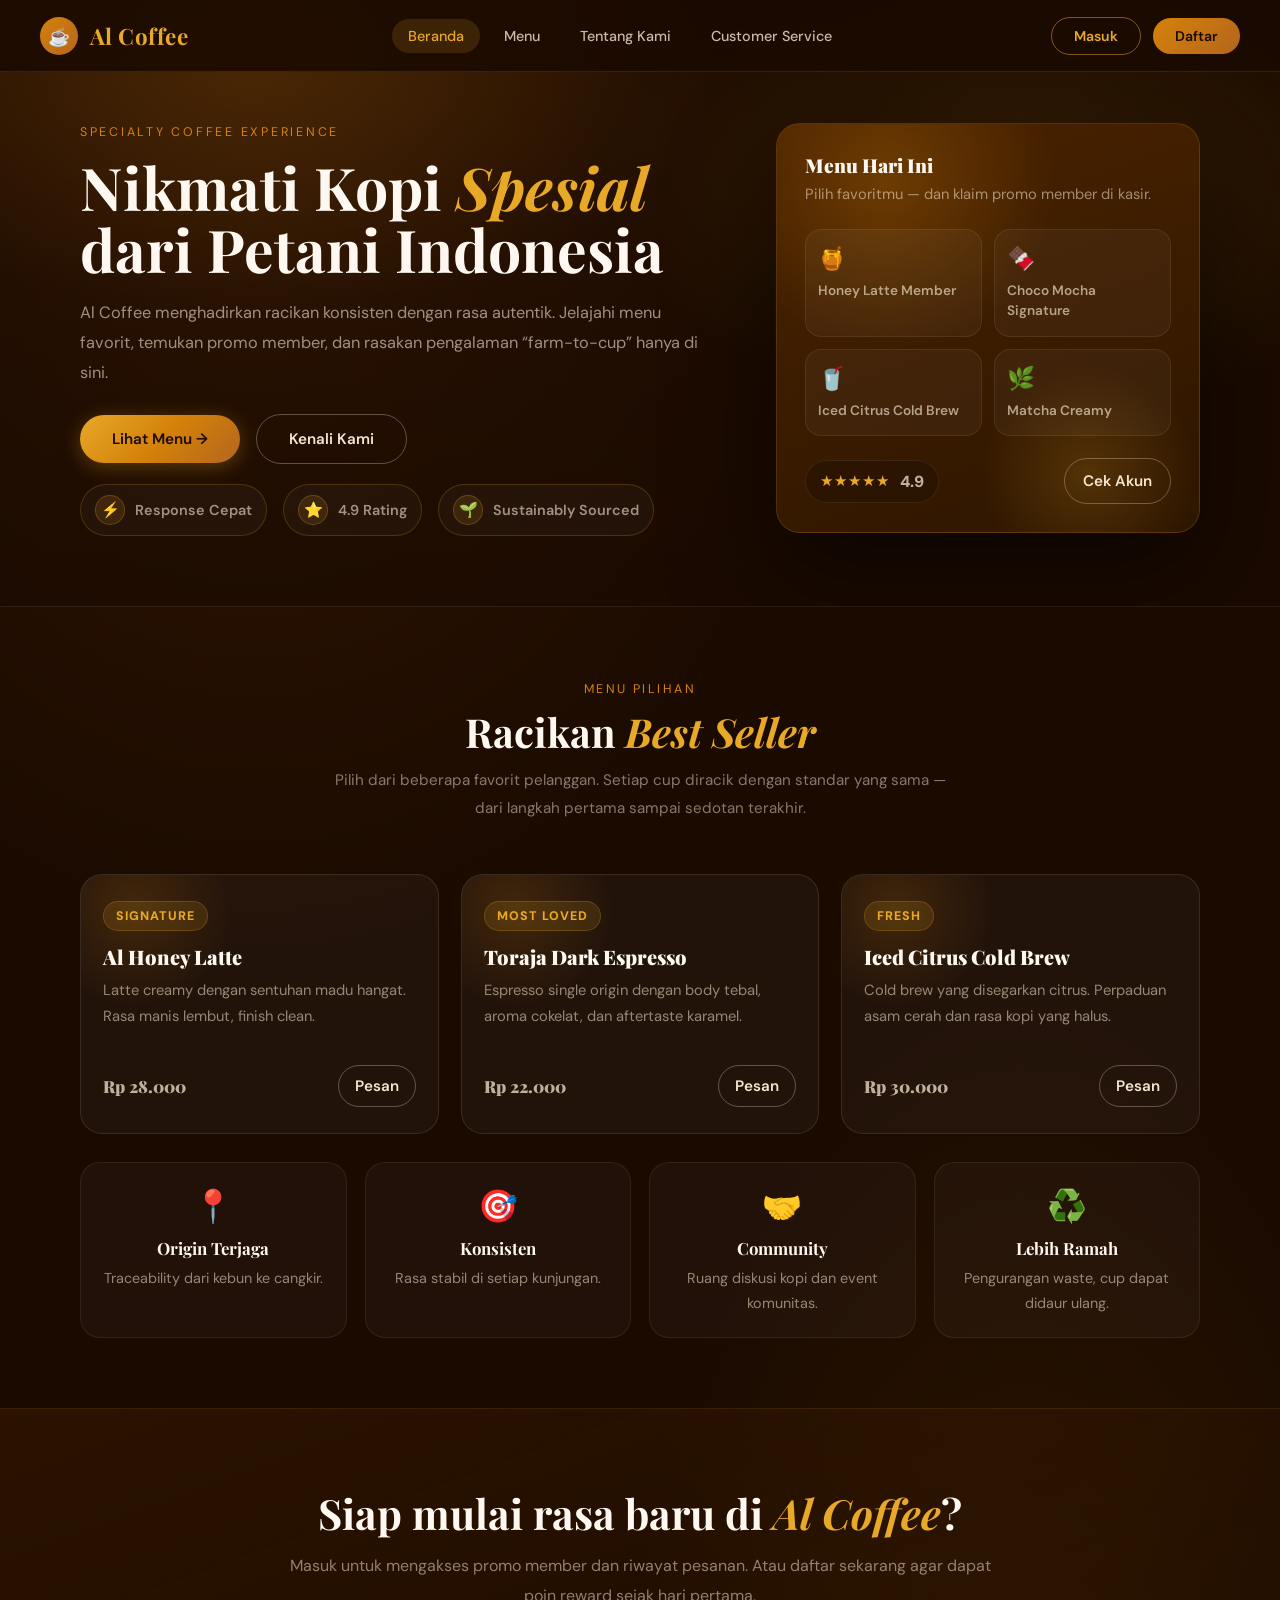
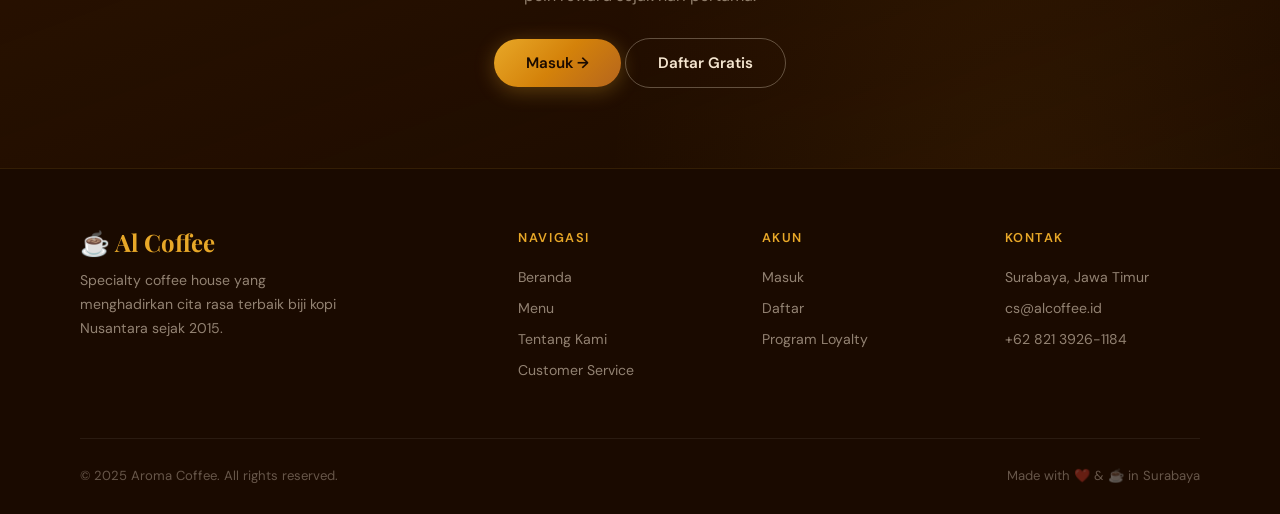
<file: index.html>
<!DOCTYPE html>
<html lang="id">
<head>
  <meta charset="UTF-8"/>
  <meta name="viewport" content="width=device-width, initial-scale=1.0"/>
  <title>Beranda — Al Coffee</title>
  <link rel="stylesheet" href="style.css"/>
  <style>
    /* HERO */
    .hero {
      position: relative;
      padding: 120px 80px 70px;
      text-align: left;
      overflow: hidden;
    }
    .hero::before {
      content: '';
      position: absolute;
      inset: -2px;
      background:
        radial-gradient(ellipse 60% 70% at 20% 10%, rgba(212,130,10,0.18) 0%, transparent 60%),
        radial-gradient(ellipse 60% 70% at 80% 30%, rgba(232,168,40,0.12) 0%, transparent 55%),
        linear-gradient(180deg, rgba(26,10,0,0.0) 0%, rgba(26,10,0,0.7) 100%);
      pointer-events: none;
    }
    .hero .container {
      position: relative;
      display: grid;
      grid-template-columns: 1.2fr 0.8fr;
      gap: 60px;
      align-items: center;
    }
    .hero h1 {
      font-size: clamp(2.4rem, 4.6vw, 5rem);
      line-height: 1.05;
      color: var(--white);
      margin-bottom: 18px;
    }
    .hero h1 em {
      color: var(--gold);
      font-style: italic;
    }
    .hero .lead {
      color: rgba(245,230,208,0.6);
      font-size: 1.02rem;
      line-height: 1.85;
      max-width: 620px;
      margin-bottom: 26px;
    }
    .hero .eyebrow {
      display: inline-block;
      font-size: 0.78rem;
      letter-spacing: 0.22em;
      text-transform: uppercase;
      color: var(--honey);
      margin-bottom: 16px;
    }

    .hero .cta-row {
      display: flex;
      gap: 16px;
      flex-wrap: wrap;
      align-items: center;
    }
    .hero .mini-row {
      display: flex;
      gap: 16px;
      flex-wrap: wrap;
      margin-top: 20px;
    }
    .hero .mini-pill {
      display: inline-flex;
      align-items: center;
      gap: 10px;
      padding: 10px 14px;
      border-radius: var(--radius-pill);
      border: 1px solid rgba(232,168,40,0.2);
      background: rgba(255,248,240,0.03);
      color: rgba(245,230,208,0.6);
      font-size: 0.9rem;
      font-weight: 600;
    }
    .hero .mini-pill .icon {
      width: 30px; height: 30px;
      border-radius: 50%;
      background: rgba(232,168,40,0.12);
      border: 1px solid rgba(232,168,40,0.25);
      display: flex; align-items: center; justify-content: center;
      color: var(--gold);
      font-size: 0.95rem;
    }

    /* HERO RIGHT CARD */
    .hero-card {
      position: relative;
      background: linear-gradient(160deg, var(--mahogany) 0%, var(--dark-roast) 100%);
      border: 1px solid rgba(232,168,40,0.18);
      border-radius: 24px;
      padding: 28px;
      box-shadow: var(--shadow-deep);
      overflow: hidden;
    }
    .hero-card::before {
      content: '';
      position: absolute;
      inset: -40px;
      background:
        radial-gradient(circle 240px at 30% 20%, rgba(212,130,10,0.28) 0%, transparent 70%),
        radial-gradient(circle 180px at 70% 80%, rgba(232,168,40,0.18) 0%, transparent 60%);
      pointer-events: none;
    }
    .hero-card .card-inner {
      position: relative;
      display: grid;
      gap: 16px;
    }
    .hero-card .card-title {
      font-size: 1.2rem;
      color: var(--white);
      font-family: 'Playfair Display', serif;
      font-weight: 900;
      margin-bottom: 4px;
    }
    .hero-card .card-sub {
      color: rgba(245,230,208,0.55);
      line-height: 1.7;
      font-size: 0.92rem;
    }

    .promo-grid {
      display: grid;
      grid-template-columns: 1fr 1fr;
      gap: 12px;
      margin-top: 6px;
    }
    .promo {
      padding: 14px 12px;
      border-radius: 16px;
      background: rgba(255,248,240,0.04);
      border: 1px solid rgba(255,248,240,0.08);
    }
    .promo .picon {
      font-size: 1.4rem;
      margin-bottom: 8px;
      opacity: 0.95;
    }
    .promo .ptext {
      color: rgba(245,230,208,0.65);
      font-size: 0.85rem;
      line-height: 1.5;
      font-weight: 600;
    }

    .card-cta {
      display: flex;
      justify-content: space-between;
      gap: 12px;
      align-items: center;
      margin-top: 6px;
    }
    .rating {
      display: flex;
      align-items: center;
      gap: 10px;
      padding: 10px 14px;
      border-radius: var(--radius-pill);
      background: rgba(0,0,0,0.2);
      border: 1px solid rgba(255,248,240,0.08);
    }
    .rating .stars {
      color: var(--gold);
      letter-spacing: 1px;
      font-size: 0.95rem;
    }
    .rating .score {
      color: rgba(245,230,208,0.75);
      font-weight: 800;
    }

    /* SECTION: MENU PREVIEW */
    .section {
      padding: 70px 80px;
      border-top: 1px solid rgba(255,248,240,0.07);
    }
    .section-header {
      text-align: center;
      margin-bottom: 52px;
    }
    .section-header .eyebrow {
      font-size: 0.78rem;
      letter-spacing: 0.2em;
      text-transform: uppercase;
      color: var(--honey);
      margin-bottom: 12px;
      display: inline-block;
    }
    .section-header h2 {
      font-size: 2.5rem;
      color: var(--white);
      margin-bottom: 12px;
    }
    .section-header h2 em { color: var(--gold); font-style: italic; }
    .section-header p {
      color: rgba(245,230,208,0.5);
      max-width: 640px;
      margin: 0 auto;
      line-height: 1.8;
      font-size: 0.95rem;
    }

    #menu .menu-grid {
      display: grid;
      grid-template-columns: repeat(3, 1fr);
      gap: 22px;
      align-items: stretch;
    }
    .menu-item {
      padding: 26px 22px;
      border-radius: 22px;
      background: rgba(255,248,240,0.04);
      border: 1px solid rgba(255,248,240,0.1);
      position: relative;
      overflow: hidden;
      transition: var(--transition);
      min-height: 260px;
      display: flex;
      flex-direction: column;
      justify-content: space-between;
    }
    .menu-item:hover {
      border-color: rgba(232,168,40,0.35);
      background: rgba(255,248,240,0.07);
      transform: translateY(-6px);
      box-shadow: var(--shadow-warm);
    }
    .menu-item::before {
      content: '';
      position: absolute;
      inset: -30px;
      background: radial-gradient(circle 140px at 20% 20%, rgba(212,130,10,0.25) 0%, transparent 70%);
      opacity: 0.7;
      pointer-events: none;
    }
    .menu-item .top { position: relative; }
    .menu-item .tag {
      display: inline-flex;
      align-items: center;
      gap: 8px;
      padding: 6px 12px;
      border-radius: var(--radius-pill);
      background: rgba(232,168,40,0.13);
      border: 1px solid rgba(232,168,40,0.22);
      color: var(--gold);
      font-weight: 800;
      font-size: 0.78rem;
      text-transform: uppercase;
      letter-spacing: 0.08em;
      margin-bottom: 12px;
    }
    .menu-item .name {
      color: var(--white);
      font-size: 1.25rem;
      font-weight: 900;
      font-family: 'Playfair Display', serif;
      margin-bottom: 8px;
    }
    .menu-item .desc {
      color: rgba(245,230,208,0.55);
      line-height: 1.75;
      font-size: 0.92rem;
      margin-bottom: 16px;
    }
    .menu-item .bottom {
      position: relative;
      display: flex;
      justify-content: space-between;
      align-items: center;
      gap: 12px;
    }
    .price {
      color: rgba(245,230,208,0.75);
      font-weight: 900;
      font-size: 1.05rem;
      font-family: 'Playfair Display', serif;
    }

    /* SECTION: VALUES STRIP */
    .values-strip {
      display: grid;
      grid-template-columns: repeat(4, 1fr);
      gap: 18px;
      margin-top: 28px;
    }
    .strip-card {
      padding: 22px 18px;
      border-radius: 20px;
      background: rgba(255,248,240,0.03);
      border: 1px solid rgba(255,248,240,0.08);
      text-align: center;
    }
    .strip-card .ico {
      font-size: 2rem;
      margin-bottom: 12px;
      color: var(--gold);
    }
    .strip-card h3 {
      color: var(--white);
      font-size: 1.05rem;
      margin-bottom: 8px;
      font-family: 'Playfair Display', serif;
    }
    .strip-card p {
      color: rgba(245,230,208,0.55);
      line-height: 1.7;
      font-size: 0.9rem;
    }

    /* CTA */
    .cta {
      padding: 80px 80px;
      background: linear-gradient(160deg, rgba(74,34,0,0.35) 0%, transparent 100%);
      border-top: 1px solid rgba(232,168,40,0.12);
      text-align: center;
    }
    .cta h2 { font-size: 2.6rem; color: var(--white); margin-bottom: 14px; }
    .cta h2 em { color: var(--gold); font-style: italic; }
    .cta p { color: rgba(245,230,208,0.52); max-width: 720px; margin: 0 auto 28px; line-height: 1.85; }

    @media (max-width: 900px) {
      .hero { padding: 100px 24px 50px; }
      .hero .container { grid-template-columns: 1fr; gap: 22px; }
      .section { padding: 60px 24px; }
      #menu .menu-grid { grid-template-columns: 1fr; }
      .values-strip { grid-template-columns: 1fr 1fr; }
      .cta { padding: 60px 24px; }
    }

    /* Scroll animations */
    .fade-up { opacity: 0; transform: translateY(30px); transition: opacity 0.7s ease, transform 0.7s ease; }
    .fade-up.visible { opacity: 1; transform: translateY(0); }
  </style>
</head>
<body class="page-bg">
  <!-- NAVBAR -->
  <nav class="navbar">
    <a href="index.html" class="navbar-logo">
      <div class="logo-icon">☕</div>
      Al Coffee
    </a>
    <ul class="navbar-links">
      <li><a href="index.html" class="active">Beranda</a></li>
      <li><a href="menu.html">Menu</a></li>
      <li><a href="tntg.html">Tentang Kami</a></li>
      <li><a href="cs.html">Customer Service</a></li>
    </ul>
    <div class="navbar-actions">
      <a href="login.html" class="btn-nav btn-outline">Masuk</a>
      <a href="regist coffe.html" class="btn-nav btn-primary">Daftar</a>
    </div>
  </nav>

  <!-- HERO -->
  <section class="hero fade-up">
    <div class="container">
      <div>
        <span class="eyebrow">Specialty Coffee Experience</span>
        <h1>
          Nikmati Kopi <em>Spesial</em><br>
          dari Petani Indonesia
        </h1>
        <p class="lead">
          Al Coffee menghadirkan racikan konsisten dengan rasa autentik. Jelajahi menu favorit, temukan promo member, dan rasakan pengalaman “farm-to-cup” hanya di sini.
        </p>

        <div class="cta-row">
          <a href="menu.html" class="btn btn-gold">Lihat Menu →</a>
          <a href="tntg.html" class="btn btn-ghost">Kenali Kami</a>
        </div>

        <div class="mini-row">
          <div class="mini-pill"><span class="icon">⚡</span> Response Cepat</div>
          <div class="mini-pill"><span class="icon">⭐</span> 4.9 Rating</div>
          <div class="mini-pill"><span class="icon">🌱</span> Sustainably Sourced</div>
        </div>
      </div>

      <aside class="hero-card">
        <div class="card-inner">
          <div>
            <div class="card-title">Menu Hari Ini</div>
            <div class="card-sub">Pilih favoritmu — dan klaim promo member di kasir.</div>
          </div>

          <div class="promo-grid">
            <div class="promo"><div class="picon">🍯</div><div class="ptext">Honey Latte Member</div></div>
            <div class="promo"><div class="picon">🍫</div><div class="ptext">Choco Mocha Signature</div></div>
            <div class="promo"><div class="picon">🥤</div><div class="ptext">Iced Citrus Cold Brew</div></div>
            <div class="promo"><div class="picon">🌿</div><div class="ptext">Matcha Creamy</div></div>
          </div>

          <div class="card-cta">
            <div class="rating">
              <span class="stars">★★★★★</span>
              <span class="score">4.9</span>
            </div>
            <a href="login.html" class="btn btn-ghost" style="padding:12px 18px;">Cek Akun</a>
          </div>
        </div>
      </aside>
    </div>
  </section>

  <!-- MENU PREVIEW -->
  <section class="section" id="menu">
    <div class="section-header fade-up">
      <div class="eyebrow">Menu Pilihan</div>
      <h2>Racikan <em>Best Seller</em></h2>
      <p>Pilih dari beberapa favorit pelanggan. Setiap cup diracik dengan standar yang sama — dari langkah pertama sampai sedotan terakhir.</p>
    </div>

    <div class="menu-grid">
      <article class="menu-item fade-up" style="transition-delay:0s">
        <div class="top">
          <div class="tag">Signature</div>
          <div class="name">Al Honey Latte</div>
          <div class="desc">Latte creamy dengan sentuhan madu hangat. Rasa manis lembut, finish clean.</div>
        </div>
        <div class="bottom">
          <div class="price">Rp 28.000</div>
          <a href="login.html" class="btn btn-ghost" style="padding:10px 16px;">Pesan</a>
        </div>
      </article>

      <article class="menu-item fade-up" style="transition-delay:0.1s">
        <div class="top">
          <div class="tag">Most Loved</div>
          <div class="name">Toraja Dark Espresso</div>
          <div class="desc">Espresso single origin dengan body tebal, aroma cokelat, dan aftertaste karamel.</div>
        </div>
        <div class="bottom">
          <div class="price">Rp 22.000</div>
          <a href="login.html" class="btn btn-ghost" style="padding:10px 16px;">Pesan</a>
        </div>
      </article>

      <article class="menu-item fade-up" style="transition-delay:0.2s">
        <div class="top">
          <div class="tag">Fresh</div>
          <div class="name">Iced Citrus Cold Brew</div>
          <div class="desc">Cold brew yang disegarkan citrus. Perpaduan asam cerah dan rasa kopi yang halus.</div>
        </div>
        <div class="bottom">
          <div class="price">Rp 30.000</div>
          <a href="login.html" class="btn btn-ghost" style="padding:10px 16px;">Pesan</a>
        </div>
      </article>
    </div>

    <div class="values-strip">
      <div class="strip-card fade-up" style="transition-delay:0s">
        <div class="ico">📍</div>
        <h3>Origin Terjaga</h3>
        <p>Traceability dari kebun ke cangkir.</p>
      </div>
      <div class="strip-card fade-up" style="transition-delay:0.1s">
        <div class="ico">🎯</div>
        <h3>Konsisten</h3>
        <p>Rasa stabil di setiap kunjungan.</p>
      </div>
      <div class="strip-card fade-up" style="transition-delay:0.2s">
        <div class="ico">🤝</div>
        <h3>Community</h3>
        <p>Ruang diskusi kopi dan event komunitas.</p>
      </div>
      <div class="strip-card fade-up" style="transition-delay:0.3s">
        <div class="ico">♻️</div>
        <h3>Lebih Ramah</h3>
        <p>Pengurangan waste, cup dapat didaur ulang.</p>
      </div>
    </div>
  </section>

  <!-- CTA -->
  <section class="cta fade-up">
    <h2>Siap mulai rasa baru di <em>Al Coffee</em>?</h2>
    <p>Masuk untuk mengakses promo member dan riwayat pesanan. Atau daftar sekarang agar dapat poin reward sejak hari pertama.</p>
    <div class="cta-row" style="justify-content:center">
      <a href="login.html" class="btn btn-gold">Masuk →</a>
      <a href="regist coffe.html" class="btn btn-ghost">Daftar Gratis</a>
    </div>
  </section>

  <!-- FOOTER -->
  <footer>
    <div class="footer-grid">
      <div class="footer-brand">
        <h3>☕ Al Coffee</h3>
        <p>Specialty coffee house yang menghadirkan cita rasa terbaik biji kopi Nusantara sejak 2015.</p>
      </div>
      <div class="footer-col">
        <h4>Navigasi</h4>
        <ul>
          <li><a href="index.html">Beranda</a></li>
          <li><a href="menu.html">Menu</a></li>
          <li><a href="tntg.html">Tentang Kami</a></li>
          <li><a href="cs.html">Customer Service</a></li>
        </ul>
      </div>
      <div class="footer-col">
        <h4>Akun</h4>
        <ul>
          <li><a href="login.html">Masuk</a></li>
          <li><a href="regist coffe.html">Daftar</a></li>
          <li><a href="#">Program Loyalty</a></li>
        </ul>
      </div>
      <div class="footer-col">
        <h4>Kontak</h4>
        <ul>
          <li><a href="#">Surabaya, Jawa Timur</a></li>
          <li><a href="#">cs@alcoffee.id</a></li>
          <li><a href="#">+62 821 3926-1184</a></li>
        </ul>
      </div>
    </div>
    <div class="footer-bottom">
      <span>© 2025 Aroma Coffee. All rights reserved.</span>
      <span>Made with ❤️ & ☕ in Surabaya</span>
    </div>
  </footer>

  <script>
    const observer = new IntersectionObserver((entries) => {
      entries.forEach(el => {
        if (el.isIntersecting) el.target.classList.add('visible');
      });
    }, { threshold: 0.1 });
    document.querySelectorAll('.fade-up').forEach(el => observer.observe(el));
  </script>
</body>
</html>
</file>
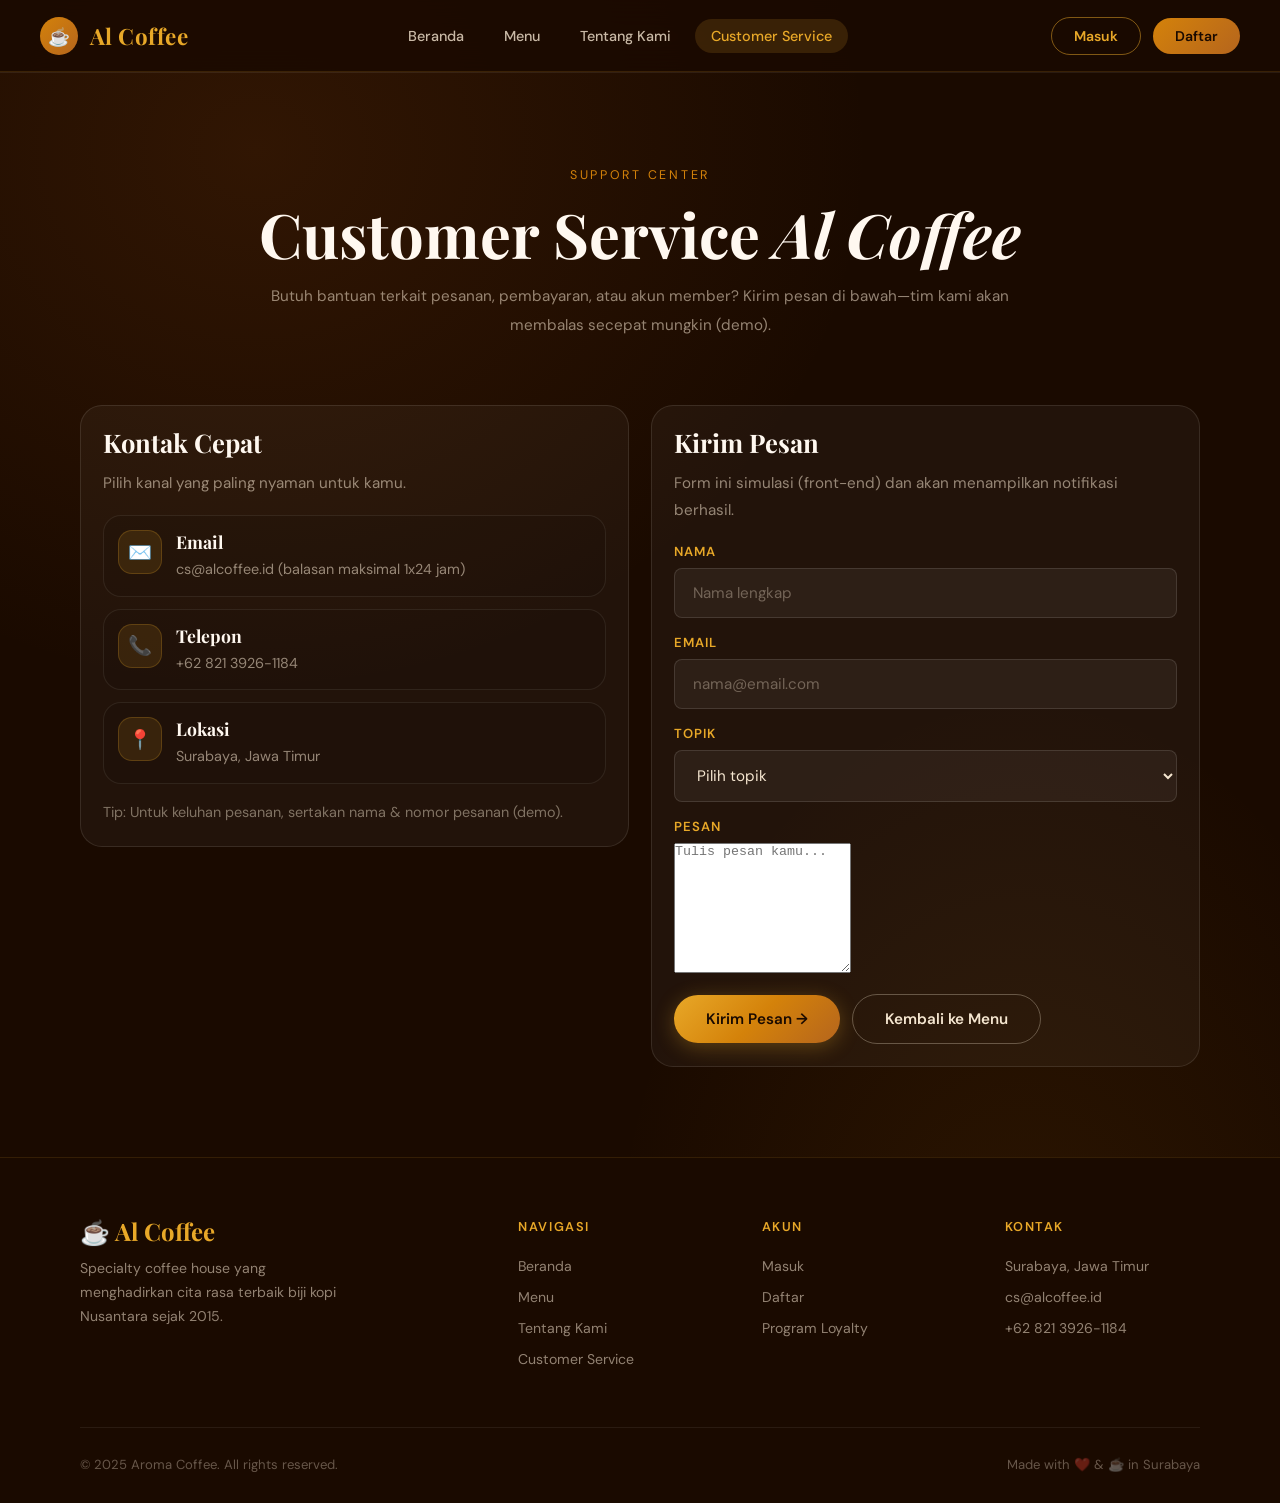
<file: cs.html>
<!DOCTYPE html>
<html lang="id">
<head>
  <meta charset="UTF-8"/>
  <meta name="viewport" content="width=device-width, initial-scale=1.0"/>
  <title>Customer Service — Al Coffee</title>
  <link rel="stylesheet" href="style.css"/>
  <style>
    body { padding-top: 72px; }

    .cs-hero {
      padding: 90px 80px 40px;
      border-top: 1px solid rgba(255,248,240,0.07);
      text-align: center;
    }
    .cs-hero .eyebrow {
      display: inline-block;
      font-size: 0.78rem;
      letter-spacing: 0.22em;
      text-transform: uppercase;
      color: var(--honey);
      margin-bottom: 16px;
    }
    .cs-hero h1 {
      color: var(--white);
      font-family: 'Playfair Display', serif;
      font-size: clamp(2.3rem, 4.8vw, 4rem);
      margin-bottom: 12px;
    }
    .cs-hero p {
      color: rgba(245,230,208,0.55);
      max-width: 760px;
      margin: 0 auto;
      line-height: 1.9;
      font-size: 0.95rem;
    }

    .cs-layout {
      padding: 26px 80px 90px;
      display: grid;
      grid-template-columns: 1fr 1fr;
      gap: 22px;
      align-items: start;
    }

    .panel {
      padding: 22px;
      border-radius: 22px;
      border: 1px solid rgba(255,248,240,0.1);
      background: rgba(255,248,240,0.04);
    }

    .panel h2 {
      color: var(--white);
      font-family: 'Playfair Display', serif;
      font-size: 1.6rem;
      margin-bottom: 12px;
    }

    .panel p {
      color: rgba(245,230,208,0.55);
      line-height: 1.8;
      font-size: 0.95rem;
      margin-bottom: 18px;
    }

    .contact-list { display: grid; gap: 12px; }

    .contact-item {
      display: flex;
      gap: 14px;
      align-items: flex-start;
      padding: 14px;
      border-radius: 18px;
      border: 1px solid rgba(255,248,240,0.08);
      background: rgba(0,0,0,0.08);
    }

    .contact-icon {
      width: 44px;
      height: 44px;
      border-radius: 14px;
      display: flex;
      align-items: center;
      justify-content: center;
      background: rgba(232,168,40,0.12);
      border: 1px solid rgba(232,168,40,0.22);
      color: var(--gold);
      font-size: 1.2rem;
      flex-shrink: 0;
    }

    .contact-item b {
      color: var(--white);
      display: block;
      margin-bottom: 4px;
      font-family: 'Playfair Display', serif;
      font-size: 1.1rem;
    }
    .contact-item span {
      color: rgba(245,230,208,0.55);
      line-height: 1.7;
      font-size: 0.9rem;
      display: block;
    }

    .form { display: grid; gap: 16px; }
    textarea.input { min-height: 130px; resize: vertical; }

    .form-actions {
      display: flex;
      gap: 12px;
      flex-wrap: wrap;
      align-items: center;
      justify-content: flex-start;
    }

    .note {
      color: rgba(245,230,208,0.45);
      font-size: 0.9rem;
      line-height: 1.7;
    }

    .toast-success {
      display: none;
      padding: 14px 16px;
      border-radius: 18px;
      border: 1px solid rgba(39,174,96,0.35);
      background: rgba(39,174,96,0.12);
      color: rgba(245,230,208,0.9);
      margin-top: 14px;
      font-weight: 800;
    }

    /* Scroll animation */
    .fade-up { opacity: 0; transform: translateY(30px); transition: opacity 0.7s ease, transform 0.7s ease; }
    .fade-up.visible { opacity: 1; transform: translateY(0); }

    @media (max-width: 900px) {
      .cs-hero { padding: 70px 24px 24px; }
      .cs-layout { padding: 18px 24px 60px; grid-template-columns: 1fr; }
    }
  </style>
</head>
<body class="page-bg">

  <nav class="navbar">
    <a href="index.html" class="navbar-logo">
      <div class="logo-icon">☕</div>
      Al Coffee
    </a>
    <ul class="navbar-links">
      <li><a href="index.html">Beranda</a></li>
      <li><a href="menu.html">Menu</a></li>
      <li><a href="tntg.html">Tentang Kami</a></li>
      <li><a href="cs.html" class="active">Customer Service</a></li>
    </ul>
    <div class="navbar-actions">
      <a href="login.html" class="btn-nav btn-outline">Masuk</a>
      <a href="regist coffe.html" class="btn-nav btn-primary">Daftar</a>
    </div>
  </nav>

  <section class="cs-hero fade-up">
    <span class="eyebrow">Support Center</span>
    <h1>Customer Service <em>Al Coffee</em></h1>
    <p>Butuh bantuan terkait pesanan, pembayaran, atau akun member? Kirim pesan di bawah—tim kami akan membalas secepat mungkin (demo).</p>
  </section>

  <section class="cs-layout">
    <div class="panel fade-up">
      <h2>Kontak Cepat</h2>
      <p>Pilih kanal yang paling nyaman untuk kamu.</p>
      <div class="contact-list">
        <div class="contact-item">
          <div class="contact-icon">✉️</div>
          <div>
            <b>Email</b>
            <span>cs@alcoffee.id (balasan maksimal 1x24 jam)</span>
          </div>
        </div>
        <div class="contact-item">
          <div class="contact-icon">📞</div>
          <div>
            <b>Telepon</b>
            <span>+62 821 3926-1184</span>
          </div>
        </div>
        <div class="contact-item">
          <div class="contact-icon">📍</div>
          <div>
            <b>Lokasi</b>
            <span>Surabaya, Jawa Timur</span>
          </div>
        </div>
      </div>

      <div class="note" style="margin-top:16px;">
        Tip: Untuk keluhan pesanan, sertakan nama & nomor pesanan (demo).
      </div>
    </div>

    <div class="panel fade-up">
      <h2>Kirim Pesan</h2>
      <p>Form ini simulasi (front-end) dan akan menampilkan notifikasi berhasil.</p>

      <form id="csForm" class="form" novalidate>
        <div>
          <label class="form-label">Nama</label>
          <input id="csName" class="form-input input" type="text" placeholder="Nama lengkap" required/>
        </div>

        <div>
          <label class="form-label">Email</label>
          <input id="csEmail" class="form-input input" type="email" placeholder="nama@email.com" required/>
        </div>

        <div>
          <label class="form-label">Topik</label>
          <select id="csTopic" class="form-input input" required>
            <option value="">Pilih topik</option>
            <option value="pesanan">Pesanan</option>
            <option value="pembayaran">Pembayaran</option>
            <option value="akun">Akun / Member</option>
            <option value="lainnya">Lainnya</option>
          </select>
        </div>

        <div>
          <label class="form-label">Pesan</label>
          <textarea id="csMessage" class="input" placeholder="Tulis pesan kamu..." required></textarea>
        </div>

        <div class="form-actions">
          <button type="submit" class="btn btn-gold">Kirim Pesan →</button>
          <a href="menu.html" class="btn btn-ghost">Kembali ke Menu</a>
        </div>

        <div id="csSuccess" class="toast-success">Pesan terkirim! Tim CS akan menghubungi kamu secepatnya. (Demo)</div>
      </form>
    </div>
  </section>

  <footer>
    <div class="footer-grid">
      <div class="footer-brand">
        <h3>☕ Al Coffee</h3>
        <p>Specialty coffee house yang menghadirkan cita rasa terbaik biji kopi Nusantara sejak 2015.</p>
      </div>
      <div class="footer-col">
        <h4>Navigasi</h4>
        <ul>
          <li><a href="index.html">Beranda</a></li>
          <li><a href="menu.html">Menu</a></li>
          <li><a href="tntg.html">Tentang Kami</a></li>
          <li><a href="cs.html">Customer Service</a></li>
        </ul>
      </div>
      <div class="footer-col">
        <h4>Akun</h4>
        <ul>
          <li><a href="login.html">Masuk</a></li>
          <li><a href="regist coffe.html">Daftar</a></li>
          <li><a href="#">Program Loyalty</a></li>
        </ul>
      </div>
      <div class="footer-col">
        <h4>Kontak</h4>
        <ul>
          <li><a href="#">Surabaya, Jawa Timur</a></li>
          <li><a href="#">cs@alcoffee.id</a></li>
          <li><a href="#">+62 821 3926-1184</a></li>
        </ul>
      </div>
    </div>
    <div class="footer-bottom">
      <span>© 2025 Aroma Coffee. All rights reserved.</span>
      <span>Made with ❤️ & ☕ in Surabaya</span>
    </div>
  </footer>

  <script>
    // Scroll animations
    const observer = new IntersectionObserver((entries) => {
      entries.forEach(el => {
        if (el.isIntersecting) el.target.classList.add('visible');
      });
    }, { threshold: 0.1 });
    document.querySelectorAll('.fade-up').forEach(el => observer.observe(el));

    // CS form demo
    const form = document.getElementById('csForm');
    const success = document.getElementById('csSuccess');

    form.addEventListener('submit', (e) => {
      e.preventDefault();

      const name = (document.getElementById('csName').value || '').trim();
      const email = (document.getElementById('csEmail').value || '').trim();
      const topic = document.getElementById('csTopic').value;
      const message = (document.getElementById('csMessage').value || '').trim();

      if (!name || !email || !topic || !message) {
        alert('Mohon lengkapi semua field.');
        return;
      }

      success.style.display = 'block';
      success.scrollIntoView({ behavior: 'smooth', block: 'nearest' });
      form.reset();
    });
  </script>
</body>
</html>
</file>
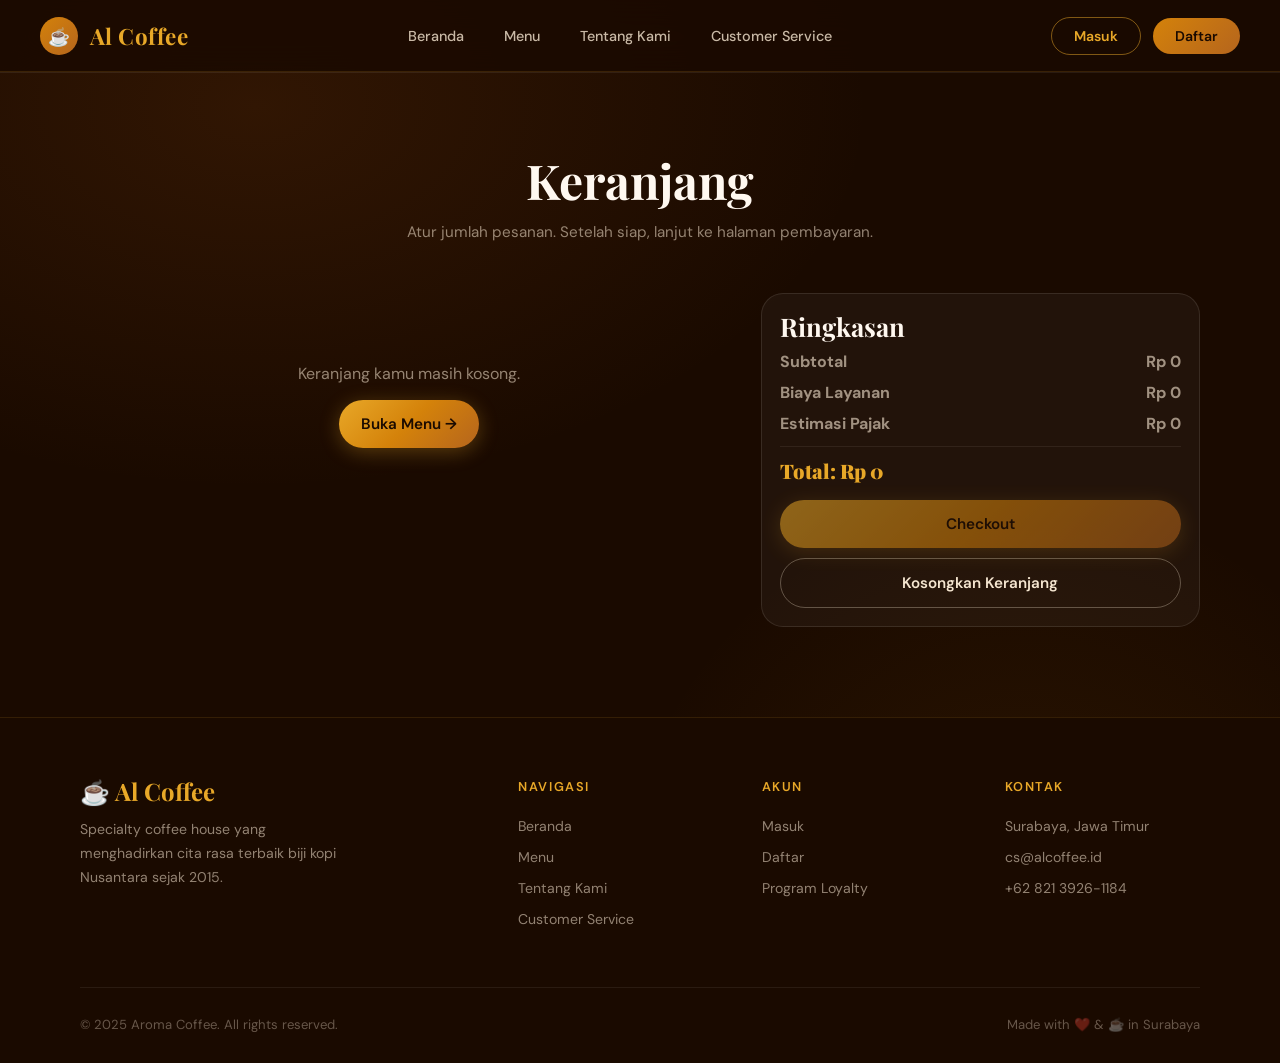
<file: keranjang.html>
<!DOCTYPE html>
<html lang="id">
<head>
  <meta charset="UTF-8"/>
  <meta name="viewport" content="width=device-width, initial-scale=1.0"/>
  <title>Keranjang — Al Coffee</title>
  <link rel="stylesheet" href="style.css"/>
  <style>
    .page { padding-top: 72px; }

    .cart-hero {
      padding: 80px 80px 20px;
      border-top: 1px solid rgba(255,248,240,0.07);
      text-align: center;
    }
    .cart-hero h1 { color: var(--white); font-family: 'Playfair Display', serif; font-size: 3rem; margin-bottom: 10px; }
    .cart-hero p { color: rgba(245,230,208,0.55); max-width: 760px; margin: 0 auto; line-height: 1.9; font-size: 0.95rem; }

    .cart-layout {
      padding: 26px 80px 90px;
      display: grid;
      grid-template-columns: 1.5fr 1fr;
      gap: 22px;
      align-items: start;
    }

    .cart-list {
      display: flex;
      flex-direction: column;
      gap: 14px;
    }

    .cart-item {
      display: grid;
      grid-template-columns: 120px 1fr auto;
      gap: 16px;
      align-items: center;
      padding: 16px;
      border-radius: 22px;
      border: 1px solid rgba(255,248,240,0.1);
      background: rgba(255,248,240,0.04);
      overflow: hidden;
    }

    .cart-item-img {
      width: 120px;
      height: 90px;
      border-radius: 16px;
      overflow: hidden;
      background: linear-gradient(160deg, rgba(74,34,0,0.35) 0%, rgba(45,22,0,0.65) 100%);
      border: 1px solid rgba(255,248,240,0.08);
      display: flex;
      align-items: center;
      justify-content: center;
      color: rgba(245,230,208,0.35);
      font-weight: 900;
    }

    .cart-item-name {
      font-family: 'Playfair Display', serif;
      font-weight: 900;
      font-size: 1.2rem;
      color: var(--white);
      margin-bottom: 6px;
    }
    .cart-item-meta {
      color: rgba(245,230,208,0.55);
      font-size: 0.9rem;
      line-height: 1.7;
    }

    .qty-row {
      display: flex;
      align-items: center;
      justify-content: flex-end;
      gap: 10px;
    }

    .qty-btn {
      width: 36px; height: 36px;
      border-radius: 12px;
      border: 1px solid rgba(232,168,40,0.28);
      background: rgba(232,168,40,0.12);
      color: var(--gold);
      cursor: pointer;
      font-weight: 900;
      transition: var(--transition);
    }
    .qty-btn:hover { transform: translateY(-1px); border-color: rgba(232,168,40,0.5); }

    .qty {
      min-width: 42px;
      text-align: center;
      font-weight: 900;
      color: rgba(245,230,208,0.75);
    }

    .remove {
      margin-top: 10px;
      display: inline-block;
      text-decoration: none;
      color: rgba(245,230,208,0.45);
      font-weight: 800;
      font-size: 0.88rem;
      transition: var(--transition);
    }
    .remove:hover { color: rgba(245,230,208,0.8); text-decoration: underline; }

    .summary {
      position: sticky;
      top: 90px;
      padding: 18px;
      border-radius: 22px;
      border: 1px solid rgba(255,248,240,0.1);
      background: rgba(255,248,240,0.04);
      box-shadow: none;
    }

    .summary h2 {
      color: var(--white);
      font-family: 'Playfair Display', serif;
      font-size: 1.6rem;
      margin-bottom: 10px;
    }

    .line {
      display: flex;
      justify-content: space-between;
      align-items: center;
      color: rgba(245,230,208,0.6);
      margin: 10px 0;
      font-weight: 700;
    }

    .total {
      color: var(--gold);
      font-size: 1.25rem;
      font-family: 'Playfair Display', serif;
      font-weight: 900;
      margin-top: 12px;
      padding-top: 10px;
      border-top: 1px solid rgba(255,248,240,0.07);
    }

    .summary .actions {
      margin-top: 16px;
      display: flex;
      flex-direction: column;
      gap: 10px;
    }

    .btn-full { width: 100%; }

    .empty {
      padding: 70px 24px;
      text-align: center;
      color: rgba(245,230,208,0.55);
    }

    /* Scroll animations */
    .fade-up { opacity: 0; transform: translateY(30px); transition: opacity 0.7s ease, transform 0.7s ease; }
    .fade-up.visible { opacity: 1; transform: translateY(0); }

    @media (max-width: 900px) {
      .cart-hero { padding: 70px 24px 10px; }
      .cart-layout { padding: 18px 24px 60px; grid-template-columns: 1fr; }
      .summary { position: static; }
      .cart-item { grid-template-columns: 90px 1fr; }
      .qty-row { grid-column: 1 / -1; justify-content: flex-start; }
    }
  </style>
</head>
<body class="page-bg">
  <nav class="navbar">
    <a href="index.html" class="navbar-logo">
      <div class="logo-icon">☕</div>
      Al Coffee
    </a>
    <ul class="navbar-links">
      <li><a href="index.html">Beranda</a></li>
      <li><a href="menu.html">Menu</a></li>
      <li><a href="tntg.html">Tentang Kami</a></li>
      <li><a href="cs.html">Customer Service</a></li>
    </ul>
    <div class="navbar-actions">
      <a href="login.html" class="btn-nav btn-outline">Masuk</a>
      <a href="regist coffe.html" class="btn-nav btn-primary">Daftar</a>
    </div>
  </nav>

  <main class="page">
    <section class="cart-hero fade-up">
      <h1>Keranjang</h1>
      <p>Atur jumlah pesanan. Setelah siap, lanjut ke halaman pembayaran.</p>
    </section>

    <section class="cart-layout">
      <div>
        <div id="cartList" class="cart-list"></div>
        <div id="emptyState" class="empty" style="display:none;">
          Keranjang kamu masih kosong.
          <div style="margin-top:16px;">
            <a href="menu.html" class="btn btn-gold" style="padding:14px 22px;">Buka Menu →</a>
          </div>
        </div>
      </div>

      <aside class="summary">
        <h2>Ringkasan</h2>
        <div class="line"><span>Subtotal</span><span id="subtotal">Rp 0</span></div>
        <div class="line"><span>Biaya Layanan</span><span id="serviceFee">Rp 0</span></div>
        <div class="line"><span>Estimasi Pajak</span><span id="taxFee">Rp 0</span></div>
        <div class="total">Total: <span id="total">Rp 0</span></div>

        <div class="actions">
          <a id="checkoutBtn" href="pembayaran.html" class="btn btn-gold btn-full" style="text-decoration:none; text-align:center; pointer-events:none; opacity:0.55;">Checkout</a>
          <button id="clearBtn" type="button" class="btn btn-ghost btn-full" style="border-radius: var(--radius-pill);">Kosongkan Keranjang</button>
        </div>
      </aside>
    </section>
  </main>

  <footer>
    <div class="footer-grid">
      <div class="footer-brand">
        <h3>☕ Al Coffee</h3>
        <p>Specialty coffee house yang menghadirkan cita rasa terbaik biji kopi Nusantara sejak 2015.</p>
      </div>
      <div class="footer-col">
        <h4>Navigasi</h4>
        <ul>
          <li><a href="index.html">Beranda</a></li>
          <li><a href="menu.html">Menu</a></li>
          <li><a href="tntg.html">Tentang Kami</a></li>
          <li><a href="cs.html">Customer Service</a></li>
        </ul>
      </div>
      <div class="footer-col">
        <h4>Akun</h4>
        <ul>
          <li><a href="login.html">Masuk</a></li>
          <li><a href="regist coffe.html">Daftar</a></li>
          <li><a href="#">Program Loyalty</a></li>
        </ul>
      </div>
      <div class="footer-col">
        <h4>Kontak</h4>
        <ul>
          <li><a href="#">Surabaya, Jawa Timur</a></li>
          <li><a href="#">cs@alcoffee.id</a></li>
          <li><a href="#">+62 821 3926-1184</a></li>
        </ul>
      </div>
    </div>
    <div class="footer-bottom">
      <span>© 2025 Aroma Coffee. All rights reserved.</span>
      <span>Made with ❤️ & ☕ in Surabaya</span>
    </div>
  </footer>

  <script>
    const observer = new IntersectionObserver((entries) => {
      entries.forEach(el => {
        if (el.isIntersecting) el.target.classList.add('visible');
      });
    }, { threshold: 0.1 });
    document.querySelectorAll('.fade-up').forEach(el => observer.observe(el));

    const cartRaw = localStorage.getItem('aromaCart');
    let cart = cartRaw ? JSON.parse(cartRaw) : [];

    function formatIDR(n) {
      return new Intl.NumberFormat('id-ID', { style: 'currency', currency: 'IDR', maximumFractionDigits: 0 }).format(n);
    }

    const cartList = document.getElementById('cartList');
    const emptyState = document.getElementById('emptyState');
    const subtotalEl = document.getElementById('subtotal');
    const serviceFeeEl = document.getElementById('serviceFee');
    const taxFeeEl = document.getElementById('taxFee');
    const totalEl = document.getElementById('total');
    const checkoutBtn = document.getElementById('checkoutBtn');
    const clearBtn = document.getElementById('clearBtn');

    const serviceFeeRate = 0.03; // 3%
    const taxFeeRate = 0.02; // 2%

    function saveCart() {
      localStorage.setItem('aromaCart', JSON.stringify(cart));
    }

    function render() {
      cartList.innerHTML = '';

      if (!cart.length) {
        emptyState.style.display = 'block';
        checkoutBtn.style.pointerEvents = 'none';
        checkoutBtn.style.opacity = '0.55';
        subtotalEl.textContent = formatIDR(0);
        serviceFeeEl.textContent = formatIDR(0);
        taxFeeEl.textContent = formatIDR(0);
        totalEl.textContent = formatIDR(0);
        return;
      }

      emptyState.style.display = 'none';
      checkoutBtn.style.pointerEvents = 'auto';
      checkoutBtn.style.opacity = '1';

      const items = cart.map(it => {
        const name = it.name;
        const price = Number(it.price || 0);
        const qty = Number(it.qty || 1);
        return { name, price, qty, line: price * qty };
      });

      const subtotal = items.reduce((sum, x) => sum + x.line, 0);
      const serviceFee = Math.round(subtotal * serviceFeeRate);
      const taxFee = Math.round(subtotal * taxFeeRate);
      const total = subtotal + serviceFee + taxFee;

      subtotalEl.textContent = formatIDR(subtotal);
      serviceFeeEl.textContent = formatIDR(serviceFee);
      taxFeeEl.textContent = formatIDR(taxFee);
      totalEl.textContent = formatIDR(total);

      cart.forEach((item, index) => {
        const price = Number(item.price || 0);
        const qty = Number(item.qty || 1);
        const line = price * qty;

        const row = document.createElement('div');
        row.className = 'cart-item fade-up visible';

        row.innerHTML = `
          <div class="cart-item-img">☕</div>
          <div>
            <div class="cart-item-name">${item.name}</div>
            <div class="cart-item-meta">${formatIDR(price)} • Total: ${formatIDR(line)}</div>
          </div>
          <div>
            <div class="qty-row">
              <button class="qty-btn" data-action="minus" data-index="${index}">−</button>
              <div class="qty">${qty}</div>
              <button class="qty-btn" data-action="plus" data-index="${index}">+</button>
            </div>
            <a class="remove" href="#" data-action="remove" data-index="${index}">Hapus</a>
          </div>
        `;

        cartList.appendChild(row);
      });

      cartList.querySelectorAll('.qty-btn').forEach(btn => {
        btn.addEventListener('click', (e) => {
          const action = e.currentTarget.getAttribute('data-action');
          const idx = Number(e.currentTarget.getAttribute('data-index'));

          if (action === 'plus') cart[idx].qty = (cart[idx].qty || 1) + 1;
          if (action === 'minus') cart[idx].qty = Math.max(1, (cart[idx].qty || 1) - 1);

          saveCart();
          render();
        });
      });

      cartList.querySelectorAll('[data-action="remove"]').forEach(a => {
        a.addEventListener('click', (e) => {
          e.preventDefault();
          const idx = Number(e.currentTarget.getAttribute('data-index'));
          cart.splice(idx, 1);
          saveCart();
          render();
        });
      });
    }

    clearBtn.addEventListener('click', () => {
      cart = [];
      saveCart();
      render();
    });

    render();
  </script>
</body>
</html>
</file>
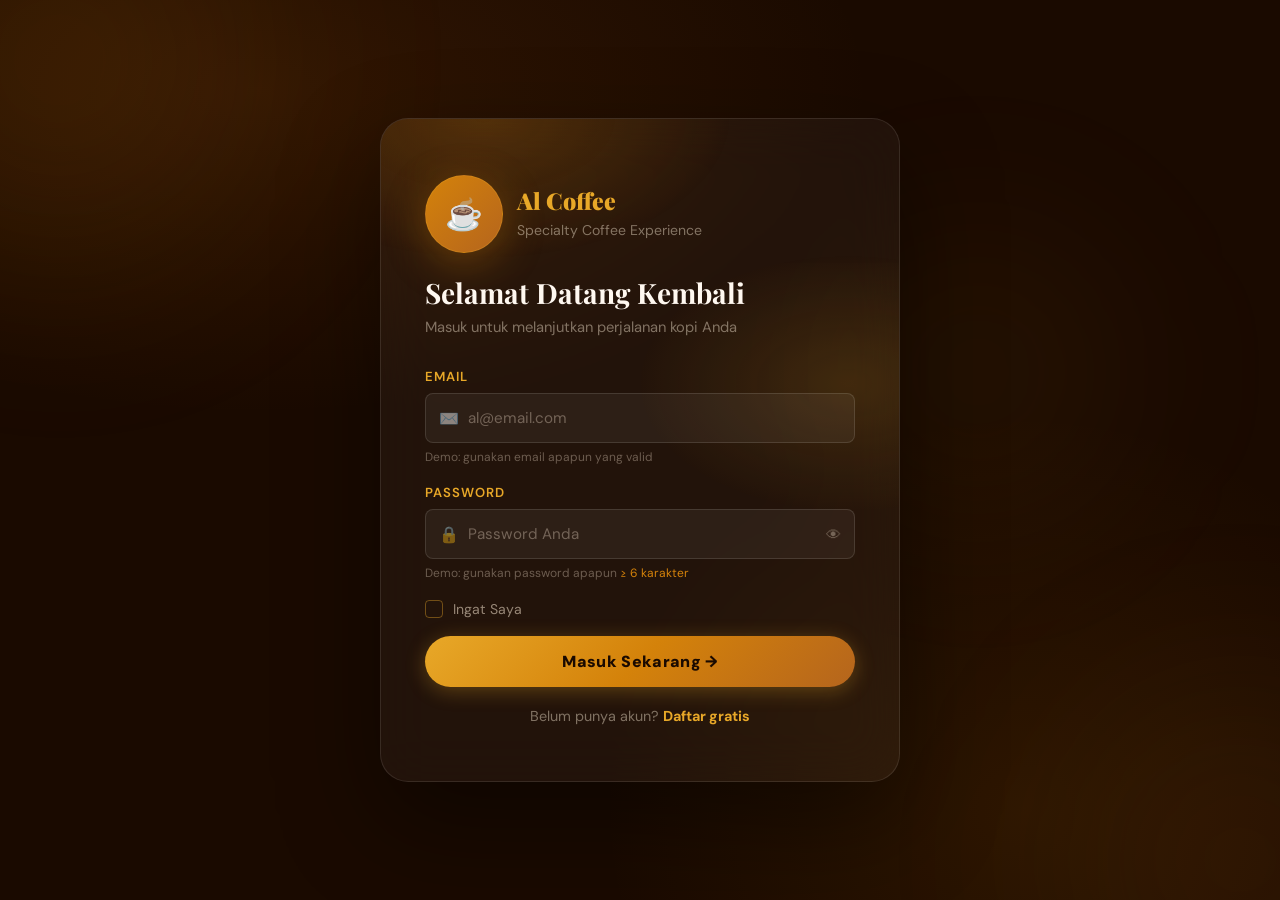
<file: login.html>
<!DOCTYPE html>
<html lang="id">
<head>
  <meta charset="UTF-8"/>
  <meta name="viewport" content="width=device-width, initial-scale=1.0"/>
  <title>Masuk — Al Coffee</title>
  <link rel="stylesheet" href="style.css"/>
  <style>
    .login-page {
      min-height: 100vh;
      display: flex; align-items: center; justify-content: center;
      padding: 40px 24px;
      position: relative; overflow: hidden;
    }

    /* Animated background orbs */
    .orb {
      position: fixed; border-radius: 50%;
      filter: blur(80px); pointer-events: none; z-index: 0;
    }
    .orb-1 {
      width: 600px; height: 600px;
      background: radial-gradient(circle, rgba(212,130,10,0.14) 0%, transparent 70%);
      top: -240px; left: -240px;
      animation: floatOrb 12s ease-in-out infinite;
    }
    .orb-2 {
      width: 520px; height: 520px;
      background: radial-gradient(circle, rgba(181,101,29,0.12) 0%, transparent 70%);
      bottom: -220px; right: -220px;
      animation: floatOrb 16s ease-in-out infinite reverse;
    }
    .orb-3 {
      width: 420px; height: 420px;
      background: radial-gradient(circle, rgba(232,168,40,0.08) 0%, transparent 70%);
      top: 18%; left: 60%;
      animation: floatOrb 14s ease-in-out infinite;
    }

    @keyframes floatOrb {
      0%, 100% { transform: translate(0, 0) scale(1); }
      50% { transform: translate(40px, 30px) scale(1.05); }
    }

    .login-card {
      position: relative; z-index: 1;
      width: 100%; max-width: 520px;
      background: rgba(255,248,240,0.04);
      border: 1px solid rgba(255,248,240,0.1);
      border-radius: 28px;
      backdrop-filter: blur(26px);
      padding: 56px 44px;
      box-shadow: 0 40px 100px rgba(0,0,0,0.45);
      overflow: hidden;
    }

    .login-card::before {
      content: '';
      position: absolute;
      inset: -2px;
      background:
        radial-gradient(420px 240px at 20% 0%, rgba(212,130,10,0.25) 0%, transparent 60%),
        radial-gradient(360px 220px at 90% 40%, rgba(232,168,40,0.16) 0%, transparent 60%);
      pointer-events: none;
      opacity: 0.85;
    }

    .login-card > * { position: relative; }

    .login-top {
      display: flex;
      align-items: center;
      justify-content: space-between;
      gap: 16px;
      margin-bottom: 18px;
    }

    .login-brand {
      display: flex;
      align-items: center;
      gap: 14px;
    }

    .login-logo {
      text-align: center;
      margin: 0;
    }

    .logo-ring {
      width: 78px; height: 78px;
      background: linear-gradient(135deg, var(--honey), var(--caramel));
      border-radius: 50%;
      display: flex; align-items: center; justify-content: center;
      font-size: 1.9rem;
      box-shadow: 0 10px 40px rgba(212,130,10,0.35);
      border: 1px solid rgba(232,168,40,0.25);
    }

    .login-brand h1 {
      font-size: 1.45rem;
      color: var(--gold);
      font-family: 'Playfair Display', serif;
      margin: 0;
      line-height: 1.2;
      font-weight: 900;
    }

    .login-brand p {
      margin: 6px 0 0;
      font-size: 0.88rem;
      color: rgba(245,230,208,0.45);
      line-height: 1.4;
    }

    .login-title {
      margin-bottom: 28px;
      padding-top: 6px;
    }
    .login-title h2 { font-size: 1.75rem; color: var(--white); margin-bottom: 6px; }
    .login-title p { font-size: 0.92rem; color: rgba(245,230,208,0.45); line-height: 1.7; }

    .error-msg {
      background: rgba(192,57,43,0.15);
      border: 1px solid rgba(192,57,43,0.3);
      border-radius: var(--radius-sm);
      padding: 12px 16px;
      font-size: 0.88rem;
      color: #f1948a;
      margin-bottom: 18px;
      display: none;
    }

    .form-group { margin-bottom: 18px; }

    .input-icon-wrap { position: relative; }
    .input-icon-wrap .icon {
      position: absolute; left: 14px; top: 50%;
      transform: translateY(-50%);
      font-size: 1rem; opacity: 0.45; pointer-events: none;
    }
    .input-icon-wrap .form-input { padding-left: 42px; }

    .toggle-pass {
      position: absolute; right: 14px; top: 50%;
      transform: translateY(-50%);
      background: none; border: none;
      color: rgba(245,230,208,0.35);
      cursor: pointer; font-size: 0.95rem;
      transition: var(--transition);
    }
    .toggle-pass:hover { color: var(--gold); }

    .hint {
      font-size: 0.75rem;
      color: rgba(245,230,208,0.35);
      margin-top: 6px;
      line-height: 1.4;
    }
    .hint span { color: var(--honey); }

    .login-actions {
      display: flex;
      justify-content: space-between;
      align-items: center;
      gap: 16px;
      margin-top: 6px;
      margin-bottom: 18px;
    }

    .remember-me {
      display: flex; align-items: center; gap: 10px;
      cursor: pointer; font-size: 0.88rem; color: rgba(245,230,208,0.55);
      user-select: none;
    }

    .remember-me input { display: none; }
    .remember-box {
      width: 18px; height: 18px;
      border: 1.5px solid rgba(232,168,40,0.4);
      border-radius: 4px;
      display: flex; align-items: center; justify-content: center;
      transition: var(--transition);
    }
    .remember-me input:checked + .remember-box {
      background: var(--honey);
      border-color: var(--honey);
    }
    .remember-me input:checked + .remember-box::after {
      content: '✓';
      font-size: 0.68rem;
      font-weight: 900;
      color: var(--espresso);
    }

    .forgot-link {
      font-size: 0.88rem; color: var(--gold);
      text-decoration: none; font-weight: 600;
      opacity: 0.95;
    }
    .forgot-link:hover { text-decoration: underline; }

    .btn-login {
      width: 100%;
      padding: 15px 18px;
      font-size: 1rem;
      letter-spacing: 0.02em;
      font-weight: 900;
      cursor: pointer;
    }

    .register-link {
      text-align: center;
      margin-top: 20px;
      font-size: 0.9rem;
      color: rgba(245,230,208,0.45);
    }
    .register-link a { color: var(--gold); text-decoration: none; font-weight: 700; }
    .register-link a:hover { text-decoration: underline; }

    .fade-in {
      opacity: 0;
      transform: translateY(14px);
      animation: fadeIn 0.6s ease forwards;
    }

    @keyframes fadeIn {
      to { opacity: 1; transform: translateY(0); }
    }

    @media (max-width: 520px) {
      .login-card { padding: 48px 18px; }
      .login-top { flex-direction: column; align-items: flex-start; }
    }
  </style>
</head>
<body class="page-bg">

  <div class="orb orb-1"></div>
  <div class="orb orb-2"></div>
  <div class="orb orb-3"></div>

  <div class="login-page">
    <div class="login-card fade-in">
      <div class="login-top">
        <div class="login-brand">
          <div class="login-logo">
            <div class="logo-ring">☕</div>
          </div>
          <div>
            <h1>Al Coffee</h1>
            <p>Specialty Coffee Experience</p>
          </div>
        </div>
      </div>

      <div class="login-title">
        <h2>Selamat Datang Kembali</h2>
        <p>Masuk untuk melanjutkan perjalanan kopi Anda</p>
      </div>

      <div class="error-msg" id="errorMsg">⚠️ Email atau password salah. Silakan coba lagi.</div>

      <form id="loginForm" novalidate>
        <div class="form-group">
          <label class="form-label">Email</label>
          <div class="input-icon-wrap">
            <span class="icon">✉️</span>
            <input type="email" class="form-input" id="email" placeholder="al@email.com" required/>
          </div>
          <div class="hint">Demo: gunakan email apapun yang valid</div>
        </div>

        <div class="form-group">
          <label class="form-label">Password</label>
          <div class="input-icon-wrap">
            <span class="icon">🔒</span>
            <input type="password" class="form-input" id="password" placeholder="Password Anda" style="padding-right:42px" required/>
            <button type="button" class="toggle-pass" id="passToggle" aria-label="Tampilkan sembunyikan password">👁</button>
          </div>
          <div class="hint">Demo: gunakan password apapun <span>≥ 6 karakter</span></div>
        </div>

        <div class="login-actions">
          <label class="remember-me">
            <input type="checkbox" id="remember" />
            <span class="remember-box"></span>
            Ingat Saya
          </label>
        </div>

        <button type="submit" class="btn btn-gold btn-login">Masuk Sekarang →</button>

        <div class="register-link">
          Belum punya akun? <a href="regist coffe.html">Daftar gratis</a>
        </div>
      </form>
    </div>
  </div>

  <script>
    const passToggle = document.getElementById('passToggle');
    const password = document.getElementById('password');

    passToggle.addEventListener('click', () => {
      const type = password.getAttribute('type') === 'password' ? 'text' : 'password';
      password.setAttribute('type', type);
    });

    // Demo login: jika valid sederhana, arahkan ke tntg.html
    document.getElementById('loginForm').addEventListener('submit', (e) => {
      e.preventDefault();
      const email = (document.getElementById('email').value || '').trim();
      const pass = (document.getElementById('password').value || '').trim();

      const errorMsg = document.getElementById('errorMsg');

      if (!email || !email.includes('@') || pass.length < 6) {
        errorMsg.style.display = 'block';
        errorMsg.scrollIntoView({ behavior: 'smooth', block: 'center' });
        return;
      }

      errorMsg.style.display = 'none';
      window.location.href = 'index.html';
    });
  </script>
</body>
</html>
</file>
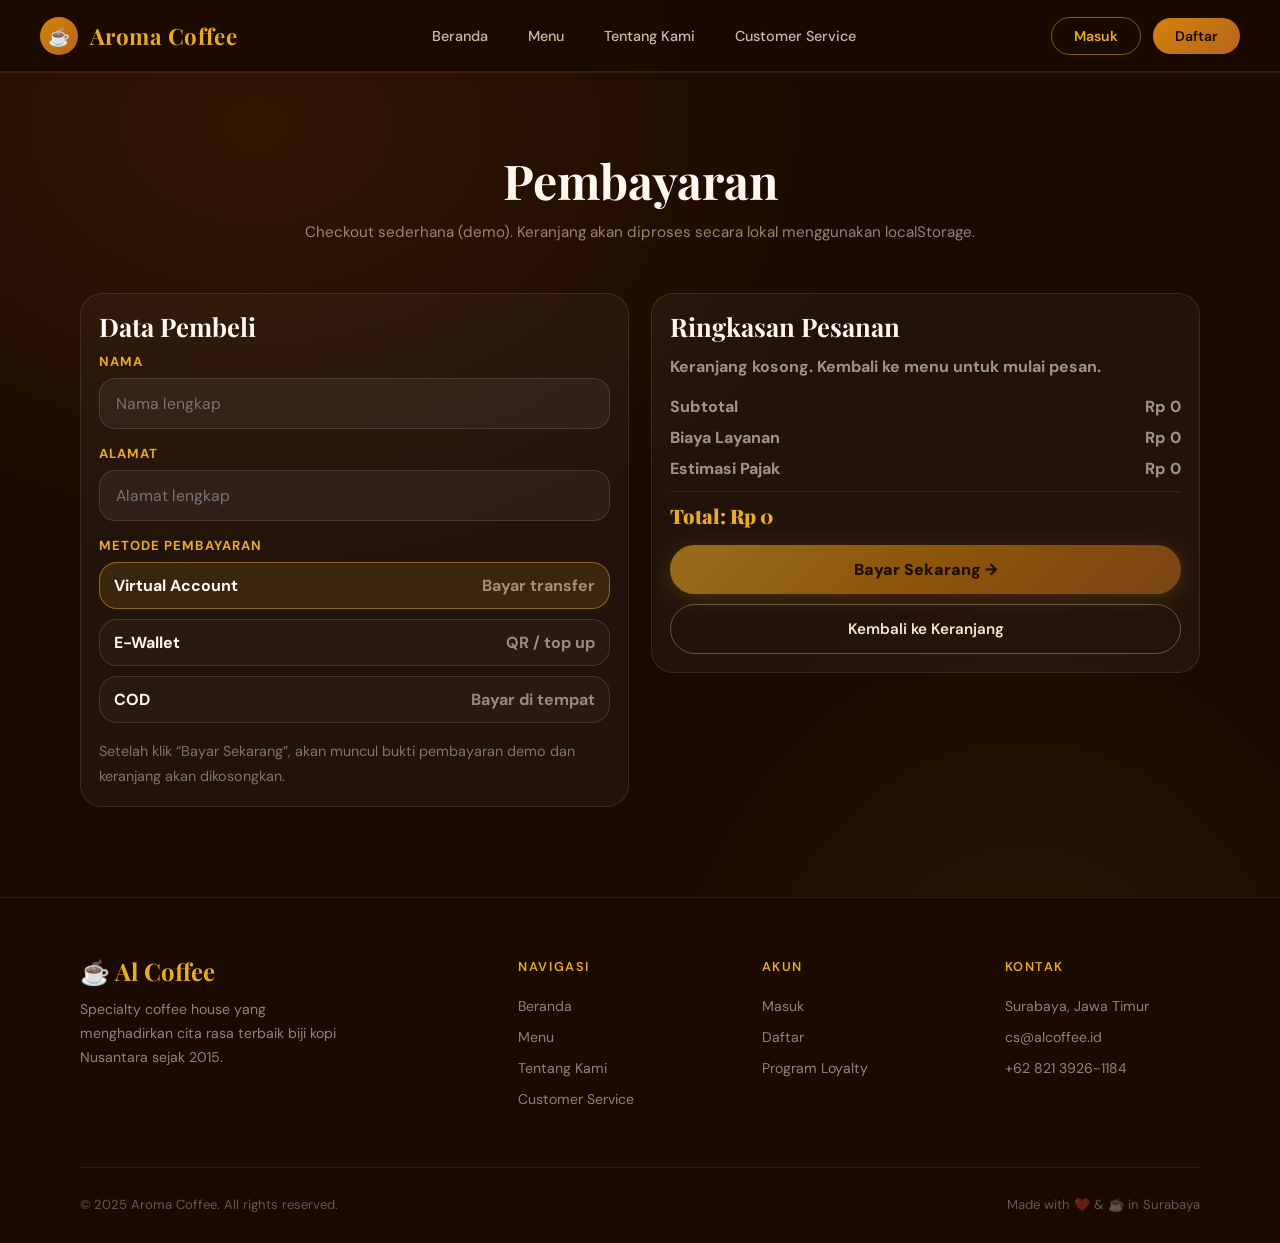
<file: pembayaran.html>
<!DOCTYPE html>
<html lang="id">
<head>
  <meta charset="UTF-8"/>
  <meta name="viewport" content="width=device-width, initial-scale=1.0"/>
  <title>Pembayaran — Al Coffee</title>
  <link rel="stylesheet" href="style.css"/>
  <style>
    .page { padding-top: 72px; }

    .pay-hero {
      padding: 80px 80px 20px;
      border-top: 1px solid rgba(255,248,240,0.07);
      text-align: center;
    }
    .pay-hero h1 { color: var(--white); font-family: 'Playfair Display', serif; font-size: 3rem; margin-bottom: 10px; }
    .pay-hero p { color: rgba(245,230,208,0.55); max-width: 760px; margin: 0 auto; line-height: 1.9; font-size: 0.95rem; }

    .pay-layout {
      padding: 26px 80px 90px;
      display: grid;
      grid-template-columns: 1fr 1fr;
      gap: 22px;
      align-items: start;
    }

    .panel {
      padding: 18px;
      border-radius: 22px;
      border: 1px solid rgba(255,248,240,0.1);
      background: rgba(255,248,240,0.04);
    }

    .panel h2 {
      color: var(--white);
      font-family: 'Playfair Display', serif;
      font-size: 1.6rem;
      margin-bottom: 12px;
    }

    .order-mini {
      color: rgba(245,230,208,0.6);
      line-height: 1.8;
      font-weight: 700;
      margin-bottom: 14px;
    }

    .field { margin-bottom: 16px; }

    .label {
      display: block;
      font-size: 0.82rem;
      font-weight: 700;
      letter-spacing: 0.08em;
      text-transform: uppercase;
      color: var(--gold);
      margin-bottom: 8px;
    }

    .input {
      width: 100%;
      padding: 14px 16px;
      border-radius: var(--radius);
      border: 1.5px solid rgba(255,248,240,0.12);
      background: rgba(255,248,240,0.05);
      color: var(--cream);
      outline: none;
      font-family: 'DM Sans', sans-serif;
      font-size: 0.98rem;
    }

    .input:focus {
      border-color: var(--honey);
      box-shadow: 0 0 0 3px rgba(212,130,10,0.15);
      background: rgba(255,248,240,0.08);
    }

    .radio-row {
      display: flex;
      flex-direction: column;
      gap: 10px;
    }

    .radio {
      display: flex;
      align-items: center;
      justify-content: space-between;
      gap: 12px;
      padding: 12px 14px;
      border-radius: 18px;
      border: 1px solid rgba(255,248,240,0.12);
      background: rgba(255,248,240,0.03);
      cursor: pointer;
      user-select: none;
    }

    .radio.active {
      border-color: rgba(232,168,40,0.5);
      background: rgba(232,168,40,0.12);
    }

    .radio strong { color: var(--white); }
    .radio span { color: rgba(245,230,208,0.55); font-weight: 700; }

    .pay-summary .line {
      display: flex;
      justify-content: space-between;
      margin: 10px 0;
      color: rgba(245,230,208,0.6);
      font-weight: 800;
    }

    .pay-summary .total {
      margin-top: 12px;
      padding-top: 10px;
      border-top: 1px solid rgba(255,248,240,0.07);
      color: var(--gold);
      font-family: 'Playfair Display', serif;
      font-weight: 900;
      font-size: 1.25rem;
    }

    .pay-actions {
      margin-top: 16px;
      display: flex;
      flex-direction: column;
      gap: 10px;
    }

    .note {
      color: rgba(245,230,208,0.45);
      font-size: 0.9rem;
      line-height: 1.7;
    }

    .success-overlay {
      display: none;
      position: fixed;
      inset: 0;
      z-index: 9999;
      background: rgba(26,10,0,0.92);
      align-items: center;
      justify-content: center;
      text-align: center;
      padding: 24px;
    }
    .success-overlay.show { display: flex; }

    .success-card {
      background: var(--dark-roast);
      border: 1px solid rgba(232,168,40,0.35);
      border-radius: 24px;
      padding: 60px 48px;
      max-width: 520px;
      width: 100%;
    }

    .success-card .icon { font-size: 4rem; margin-bottom: 14px; }
    .success-card h3 {
      font-family: 'Playfair Display', serif;
      font-size: 2rem;
      color: var(--gold);
      margin-bottom: 10px;
    }
    .success-card p {
      color: rgba(245,230,208,0.65);
      line-height: 1.85;
      margin-bottom: 18px;
    }

    /* Scroll animations */
    .fade-up { opacity: 0; transform: translateY(30px); transition: opacity 0.7s ease, transform 0.7s ease; }
    .fade-up.visible { opacity: 1; transform: translateY(0); }

    @media (max-width: 900px) {
      .pay-hero { padding: 70px 24px 10px; }
      .pay-layout { padding: 18px 24px 60px; grid-template-columns: 1fr; }
    }
  </style>
</head>
<body class="page-bg">
  <nav class="navbar">
    <a href="index.html" class="navbar-logo">
      <div class="logo-icon">☕</div>
      Aroma Coffee
    </a>
    <ul class="navbar-links">
      <li><a href="index.html">Beranda</a></li>
      <li><a href="menu.html">Menu</a></li>
      <li><a href="tntg.html">Tentang Kami</a></li>
      <li><a href="cs.html">Customer Service</a></li>
    </ul>
    <div class="navbar-actions">
      <a href="login.html" class="btn-nav btn-outline">Masuk</a>
      <a href="regist coffe.html" class="btn-nav btn-primary">Daftar</a>
    </div>
  </nav>

  <main class="page">
    <section class="pay-hero fade-up">
      <h1>Pembayaran</h1>
      <p>Checkout sederhana (demo). Keranjang akan diproses secara lokal menggunakan localStorage.</p>
    </section>

    <section class="pay-layout">
      <div class="panel fade-up">
        <h2>Data Pembeli</h2>

        <div class="field">
          <label class="label" for="nama">Nama</label>
          <input id="nama" class="input" type="text" placeholder="Nama lengkap" />
        </div>

        <div class="field">
          <label class="label" for="alamat">Alamat</label>
          <input id="alamat" class="input" type="text" placeholder="Alamat lengkap" />
        </div>

        <div class="field">
          <label class="label">Metode Pembayaran</label>
          <div class="radio-row">
            <div class="radio active" data-method="va">
              <strong>Virtual Account</strong>
              <span>Bayar transfer</span>
            </div>
            <div class="radio" data-method="ewallet">
              <strong>E-Wallet</strong>
              <span>QR / top up</span>
            </div>
            <div class="radio" data-method="cod">
              <strong>COD</strong>
              <span>Bayar di tempat</span>
            </div>
          </div>
        </div>

        <div class="note">
          Setelah klik “Bayar Sekarang”, akan muncul bukti pembayaran demo dan keranjang akan dikosongkan.
        </div>
      </div>

      <aside class="panel pay-summary fade-up">
        <h2>Ringkasan Pesanan</h2>
        <div id="orderMini" class="order-mini">...</div>

        <div class="line"><span>Subtotal</span><span id="subtotal">Rp 0</span></div>
        <div class="line"><span>Biaya Layanan</span><span id="serviceFee">Rp 0</span></div>
        <div class="line"><span>Estimasi Pajak</span><span id="taxFee">Rp 0</span></div>
        <div class="total">Total: <span id="total">Rp 0</span></div>

        <div class="pay-actions">
          <button id="payNowBtn" class="btn btn-gold btn-full" style="border:none; width:100%; padding:14px 18px; font-size:1rem; font-weight:900; cursor:pointer;">
            Bayar Sekarang →
          </button>
          <a href="keranjang.html" class="btn btn-ghost btn-full" style="text-decoration:none; text-align:center; padding:14px 18px; border-radius: var(--radius-pill);">Kembali ke Keranjang</a>
        </div>
      </aside>
    </section>
  </main>

  <!-- SUCCESS OVERLAY -->
  <div class="success-overlay" id="successOverlay">
    <div class="success-card">
      <div class="icon">☕</div>
      <h3>Bayar Berhasil!</h3>
      <p id="successText">Pembayaran demo berhasil diproses.</p>
      <a href="index.html" class="btn btn-gold" style="margin-top:12px; text-decoration:none;">Kembali ke Beranda</a>
    </div>
  </div>

  <footer>
    <div class="footer-grid">
      <div class="footer-brand">
        <h3>☕ Al Coffee</h3>
        <p>Specialty coffee house yang menghadirkan cita rasa terbaik biji kopi Nusantara sejak 2015.</p>
      </div>
      <div class="footer-col">
        <h4>Navigasi</h4>
        <ul>
          <li><a href="index.html">Beranda</a></li>
          <li><a href="menu.html">Menu</a></li>
          <li><a href="tntg.html">Tentang Kami</a></li>
          <li><a href="cs.html">Customer Service</a></li>
        </ul>
      </div>
      <div class="footer-col">
        <h4>Akun</h4>
        <ul>
          <li><a href="login.html">Masuk</a></li>
          <li><a href="regist coffe.html">Daftar</a></li>
          <li><a href="#">Program Loyalty</a></li>
        </ul>
      </div>
      <div class="footer-col">
        <h4>Kontak</h4>
        <ul>
          <li><a href="#">Surabaya, Jawa Timur</a></li>
          <li><a href="#">cs@alcoffee.id</a></li>
          <li><a href="#">+62 821 3926-1184</a></li>
        </ul>
      </div>
    </div>
    <div class="footer-bottom">
      <span>© 2025 Aroma Coffee. All rights reserved.</span>
      <span>Made with ❤️ & ☕ in Surabaya</span>
    </div>
  </footer>

  <script>
    // Scroll animations
    const observer = new IntersectionObserver((entries) => {
      entries.forEach(el => {
        if (el.isIntersecting) el.target.classList.add('visible');
      });
    }, { threshold: 0.1 });
    document.querySelectorAll('.fade-up').forEach(el => observer.observe(el));

    const cartRaw = localStorage.getItem('aromaCart');
    const cart = cartRaw ? JSON.parse(cartRaw) : [];

    function formatIDR(n) {
      return new Intl.NumberFormat('id-ID', { style: 'currency', currency: 'IDR', maximumFractionDigits: 0 }).format(n);
    }

    const subtotalEl = document.getElementById('subtotal');
    const serviceFeeEl = document.getElementById('serviceFee');
    const taxFeeEl = document.getElementById('taxFee');
    const totalEl = document.getElementById('total');
    const orderMiniEl = document.getElementById('orderMini');

    const serviceFee = 0.03; // 3%
    const taxFeeRate = 0.02; // 2%

    const lineItems = cart.map(item => {
      const qty = item.qty || 1;
      const price = item.price || 0;
      return { name: item.name, qty, price, line: qty * price };
    });

    const subtotal = lineItems.reduce((sum, li) => sum + li.line, 0);
    const computedService = Math.round(subtotal * serviceFee);
    const computedTax = Math.round(subtotal * taxFeeRate);
    const total = subtotal + computedService + computedTax;

    if (!cart.length) {
      orderMiniEl.textContent = 'Keranjang kosong. Kembali ke menu untuk mulai pesan.';
      subtotalEl.textContent = formatIDR(0);
      serviceFeeEl.textContent = formatIDR(0);
      taxFeeEl.textContent = formatIDR(0);
      totalEl.textContent = formatIDR(0);
      document.getElementById('payNowBtn').disabled = true;
      document.getElementById('payNowBtn').style.opacity = '0.6';
    } else {
      orderMiniEl.innerHTML = lineItems
        .map(li => `<div style="margin:6px 0;">• ${li.name} <span style="color:rgba(245,230,208,0.45);">(${li.qty}x)</span></div>`)
        .join('');

      subtotalEl.textContent = formatIDR(subtotal);
      serviceFeeEl.textContent = formatIDR(computedService);
      taxFeeEl.textContent = formatIDR(computedTax);
      totalEl.textContent = formatIDR(total);
    }

    // metode pembayaran UI
    document.querySelectorAll('.radio').forEach(r => {
      r.addEventListener('click', () => {
        document.querySelectorAll('.radio').forEach(x => x.classList.remove('active'));
        r.classList.add('active');
      });
    });

    // bayar (demo)
    const payNowBtn = document.getElementById('payNowBtn');
    const successOverlay = document.getElementById('successOverlay');

    payNowBtn.addEventListener('click', () => {
      if (!cart.length) return;
      successOverlay.classList.add('show');
      localStorage.removeItem('aromaCart');
    });
  </script>
</body>
</html>
</file>
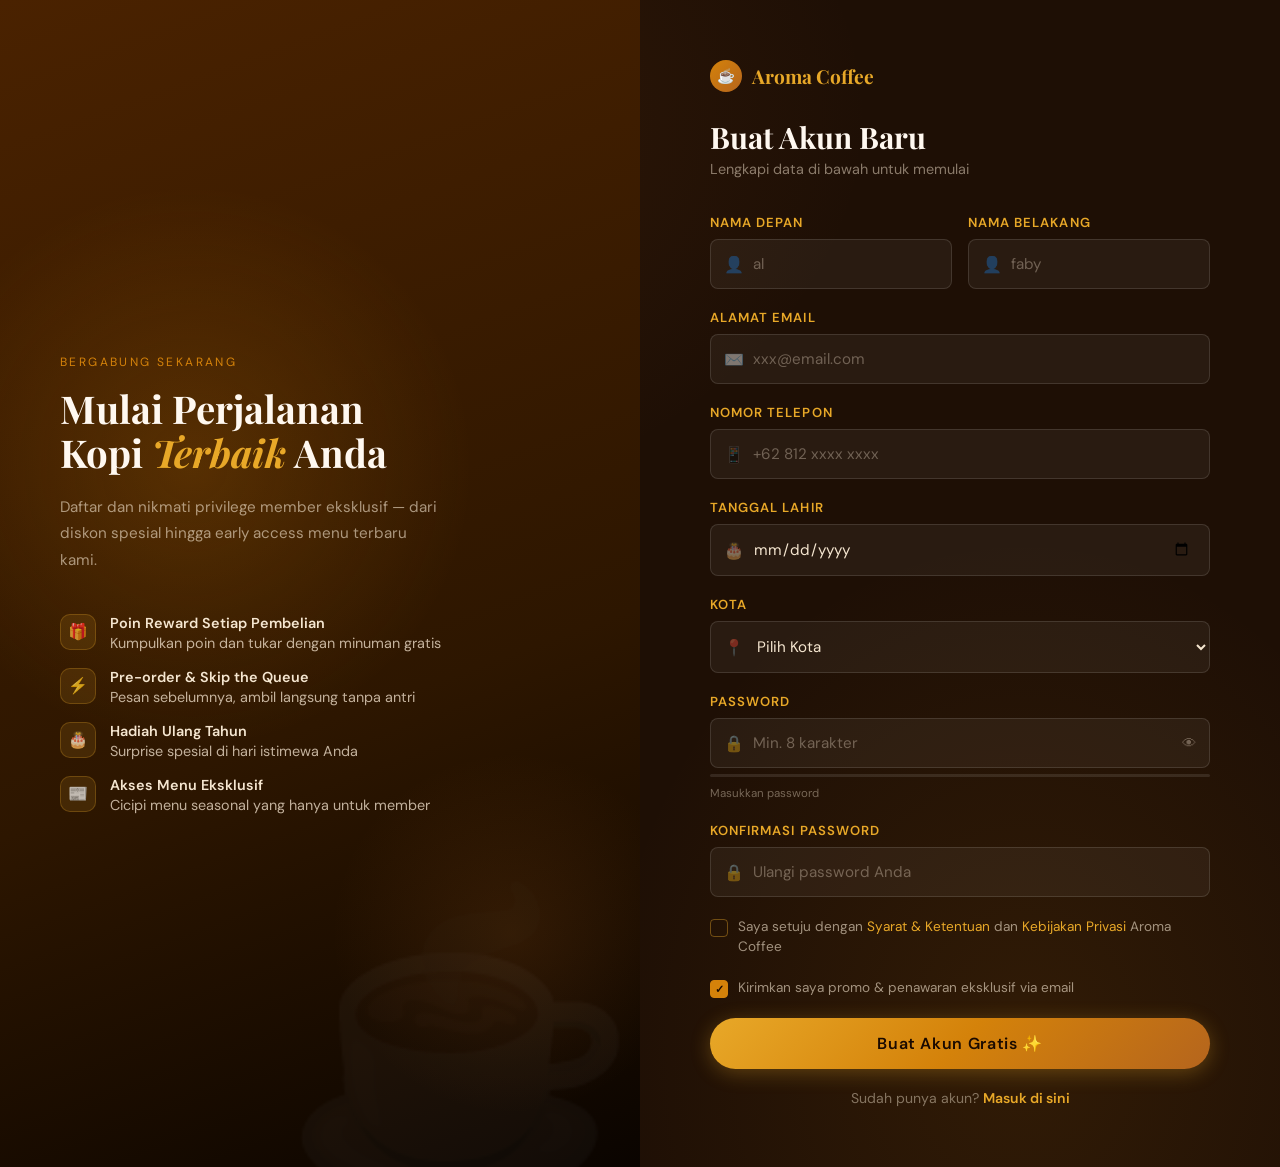
<file: regist coffe.html>
<!DOCTYPE html>
<html lang="id">
<head>
  <meta charset="UTF-8" />
  <meta name="viewport" content="width=device-width, initial-scale=1.0"/>
  <title>Daftar — Al Coffee</title>
  <link rel="stylesheet" href="style.css"/>
  <style>
    .register-layout {
      min-height: 100vh;
      display: grid;
      grid-template-columns: 1fr 1fr;
    }

    /* LEFT PANEL */
    .register-visual {
      position: relative;
      overflow: hidden;
      background: linear-gradient(160deg, var(--mahogany) 0%, var(--dark-roast) 60%, #0a0400 100%);
    }
    .register-visual::before {
      content: '';
      position: absolute; inset: 0;
      background:
        radial-gradient(circle 400px at 30% 40%, rgba(212,130,10,0.2) 0%, transparent 70%),
        radial-gradient(circle 300px at 80% 80%, rgba(181,101,29,0.15) 0%, transparent 60%);
    }
    .visual-content {
      position: relative; z-index: 1;
      height: 100%; display: flex; flex-direction: column;
      justify-content: center; padding: 60px;
    }
    .visual-content .eyebrow {
      font-size: 0.75rem; letter-spacing: 0.2em;
      text-transform: uppercase; color: var(--honey);
      margin-bottom: 16px;
    }
    .visual-content h1 {
      font-size: clamp(2rem, 3vw, 3rem);
      color: var(--white);
      line-height: 1.15;
      margin-bottom: 20px;
    }
    .visual-content h1 em { color: var(--gold); }
    .visual-content p {
      font-size: 0.95rem; line-height: 1.75;
      color: rgba(245,230,208,0.6);
      max-width: 380px; margin-bottom: 40px;
    }

    .perks { list-style: none; display: flex; flex-direction: column; gap: 16px; }
    .perks li {
      display: flex; align-items: flex-start; gap: 14px;
      font-size: 0.9rem; color: rgba(245,230,208,0.75);
    }
    .perks li .perk-icon {
      width: 36px; height: 36px; flex-shrink: 0;
      background: rgba(232,168,40,0.12);
      border: 1px solid rgba(232,168,40,0.25);
      border-radius: 10px;
      display: flex; align-items: center; justify-content: center;
      font-size: 1rem;
    }
    .perk-text strong { display: block; color: var(--cream); font-weight: 600; margin-bottom: 2px; }

    .visual-deco {
      position: absolute; bottom: 0; right: 0;
      font-size: 18rem; font-family: 'Playfair Display', serif;
      line-height: 1; opacity: 0.03; color: var(--gold);
      user-select: none; pointer-events: none;
    }

    /* RIGHT PANEL */
    .register-form-panel {
      display: flex; align-items: center; justify-content: center;
      padding: 60px 40px;
      background: rgba(255,248,240,0.02);
      overflow-y: auto;
    }
    .register-form-wrap {
      width: 100%; max-width: 500px;
    }
    .form-header { margin-bottom: 36px; }
    .form-header .logo-link {
      display: inline-flex; align-items: center; gap: 10px;
      text-decoration: none; margin-bottom: 28px;
    }
    .form-header .logo-link span {
      font-family: 'Playfair Display', serif;
      font-size: 1.2rem; color: var(--gold); font-weight: 700;
    }
    .form-header h2 {
      font-size: 1.85rem; margin-bottom: 6px; color: var(--white);
    }
    .form-header p { font-size: 0.9rem; color: rgba(245,230,208,0.5); }

    /* Form grid — 2 kolom */
    .form-row {
      display: grid;
      grid-template-columns: 1fr 1fr;
      gap: 16px;
    }
    .form-row .full { grid-column: 1 / -1; }

    /* Password strength */
    .pass-strength { margin-top: 6px; }
    .strength-bar {
      height: 3px; border-radius: 2px;
      background: rgba(255,255,255,0.1);
      overflow: hidden; margin-bottom: 4px;
    }
    .strength-fill {
      height: 100%; width: 0%;
      background: var(--caramel);
      border-radius: 2px;
      transition: width 0.4s ease, background 0.4s ease;
    }
    .strength-label {
      font-size: 0.72rem; color: rgba(245,230,208,0.4);
    }

    /* Checkbox */
    .checkbox-group {
      display: flex; align-items: flex-start; gap: 10px;
      cursor: pointer; margin-bottom: 20px;
    }
    .checkbox-group input[type="checkbox"] { display: none; }
    .checkbox-box {
      width: 18px; height: 18px; flex-shrink: 0; margin-top: 2px;
      border: 1.5px solid rgba(232,168,40,0.4);
      border-radius: 4px; background: transparent;
      display: flex; align-items: center; justify-content: center;
      transition: var(--transition);
    }
    .checkbox-group input:checked + .checkbox-box {
      background: var(--honey);
      border-color: var(--honey);
    }
    .checkbox-group input:checked + .checkbox-box::after {
      content: '✓'; color: var(--espresso); font-size: 0.7rem; font-weight: 700;
    }
    .checkbox-group .label-text {
      font-size: 0.85rem;
      color: rgba(245,230,208,0.6);
      line-height: 1.5;
    }
    .checkbox-group .label-text a { color: var(--gold); text-decoration: none; }

    .btn-register {
      width: 100%;
      padding: 15px;
      font-size: 1rem;
      letter-spacing: 0.04em;
    }

    .login-link {
      text-align: center;
      margin-top: 20px;
      font-size: 0.88rem;
      color: rgba(245,230,208,0.45);
    }
    .login-link a { color: var(--gold); text-decoration: none; font-weight: 600; }
    .login-link a:hover { text-decoration: underline; }

    /* Input icon wrapper */
    .input-icon-wrap { position: relative; }
    .input-icon-wrap .form-input { padding-left: 42px; }
    .input-icon-wrap .icon {
      position: absolute; left: 14px; top: 50%;
      transform: translateY(-50%);
      font-size: 1rem; opacity: 0.4; pointer-events: none;
    }
    .input-icon-wrap .toggle-pass {
      position: absolute; right: 14px; top: 50%;
      transform: translateY(-50%);
      background: none; border: none;
      color: rgba(245,230,208,0.35);
      cursor: pointer; font-size: 0.9rem;
      transition: var(--transition);
    }
    .input-icon-wrap .toggle-pass:hover { color: var(--gold); }

    /* Success overlay */
    .success-overlay {
      display: none;
      position: fixed; inset: 0; z-index: 9999;
      background: rgba(26,10,0,0.92);
      align-items: center; justify-content: center;
      text-align: center;
    }
    .success-overlay.show { display: flex; }
    .success-card {
      background: var(--dark-roast);
      border: 1px solid rgba(232,168,40,0.35);
      border-radius: 24px;
      padding: 60px 48px;
      max-width: 420px;
    }
    .success-icon { font-size: 4rem; margin-bottom: 20px; }
    .success-card h3 { font-size: 1.8rem; color: var(--gold); margin-bottom: 12px; }
    .success-card p { font-size: 0.9rem; color: rgba(245,230,208,0.6); line-height: 1.7; }

    @media (max-width: 900px) {
      .register-layout { grid-template-columns: 1fr; }
      .register-visual { display: none; }
    }
  </style>
</head>
<body class="page-bg">

<!-- SUCCESS OVERLAY -->
<div class="success-overlay" id="successOverlay">
  <div class="success-card">
    <div class="success-icon">☕</div>
    <h3>Selamat Datang!</h3>
    <p>Akun Anda berhasil dibuat. Siap menikmati pengalaman kopi terbaik bersama Al Coffee.</p>
    <br>
    <a href="login.html" class="btn btn-gold" style="margin-top:8px;">Masuk Sekarang</a>
  </div>
</div>

<div class="register-layout">
  <!-- LEFT VISUAL -->
  <div class="register-visual">
    <div class="visual-content">
      <span class="eyebrow">Bergabung Sekarang</span>
      <h1>Mulai Perjalanan<br>Kopi <em>Terbaik</em> Anda</h1>
      <p>Daftar dan nikmati privilege member eksklusif — dari diskon spesial hingga early access menu terbaru kami.</p>
      <ul class="perks">
        <li>
          <span class="perk-icon">🎁</span>
          <span class="perk-text">
            <strong>Poin Reward Setiap Pembelian</strong>
            Kumpulkan poin dan tukar dengan minuman gratis
          </span>
        </li>
        <li>
          <span class="perk-icon">⚡</span>
          <span class="perk-text">
            <strong>Pre-order & Skip the Queue</strong>
            Pesan sebelumnya, ambil langsung tanpa antri
          </span>
        </li>
        <li>
          <span class="perk-icon">🎂</span>
          <span class="perk-text">
            <strong>Hadiah Ulang Tahun</strong>
            Surprise spesial di hari istimewa Anda
          </span>
        </li>
        <li>
          <span class="perk-icon">📰</span>
          <span class="perk-text">
            <strong>Akses Menu Eksklusif</strong>
            Cicipi menu seasonal yang hanya untuk member
          </span>
        </li>
      </ul>
    </div>
    <div class="visual-deco">☕</div>
  </div>

  <!-- RIGHT FORM -->
  <div class="register-form-panel">
    <div class="register-form-wrap">
      <div class="form-header">
        <a href="index.html" class="logo-link">
          <div class="logo-icon" style="width:32px;height:32px;background:linear-gradient(135deg,var(--honey),var(--caramel));border-radius:50%;display:flex;align-items:center;justify-content:center;font-size:0.9rem;">☕</div>
          <span>Aroma Coffee</span>
        </a>
        <h2>Buat Akun Baru</h2>
        <p>Lengkapi data di bawah untuk memulai</p>
      </div>

      <form id="registerForm" novalidate>
        <div class="form-row">
          <!-- 1. Nama Depan -->
          <div class="form-group">
            <label class="form-label">Nama Depan</label>
            <div class="input-icon-wrap">
              <span class="icon">👤</span>
              <input type="text" class="form-input" id="firstName" placeholder="al" required/>
            </div>
          </div>
          <!-- 2. Nama Belakang -->
          <div class="form-group">
            <label class="form-label">Nama Belakang</label>
            <div class="input-icon-wrap">
              <span class="icon">👤</span>
              <input type="text" class="form-input" id="lastName" placeholder="faby" required/>
            </div>
          </div>
        </div>

        <!-- 3. Email -->
        <div class="form-group">
          <label class="form-label">Alamat Email</label>
          <div class="input-icon-wrap">
            <span class="icon">✉️</span>
            <input type="email" class="form-input" id="email" placeholder="xxx@email.com" style="padding-left:42px" required/>
          </div>
        </div>

        <!-- 4. Nomor Telepon -->
        <div class="form-group">
          <label class="form-label">Nomor Telepon</label>
          <div class="input-icon-wrap">
            <span class="icon">📱</span>
            <input type="tel" class="form-input" id="phone" placeholder="+62 812 xxxx xxxx" style="padding-left:42px" required/>
          </div>
        </div>

        <!-- 5. Tanggal Lahir -->
        <div class="form-group">
          <label class="form-label">Tanggal Lahir</label>
          <div class="input-icon-wrap">
            <span class="icon">🎂</span>
            <input type="date" class="form-input" id="birthdate" style="padding-left:42px" required/>
          </div>
        </div>

        <!-- 6. Kota -->
        <div class="form-group">
          <label class="form-label">Kota</label>
          <div class="input-icon-wrap">
            <span class="icon">📍</span>
            <select class="form-input" id="city" style="padding-left:42px" required>
              <option value="">Pilih Kota</option>
              <option>Surabaya</option>
              <option>Jakarta</option>
              <option>Bandung</option>
              <option>Yogyakarta</option>
              <option>Malang</option>
              <option>Bali</option>
              <option>Medan</option>
              <option>Semarang</option>
              <option>Makassar</option>
              <option>dll</option>
            </select>
          </div>
        </div>

        <!-- 7. Password -->
        <div class="form-group">
          <label class="form-label">Password</label>
          <div class="input-icon-wrap">
            <span class="icon">🔒</span>
            <input type="password" class="form-input" id="password" placeholder="Min. 8 karakter" style="padding-left:42px;padding-right:42px" required/>
      <span class="toggle-pass" aria-hidden="true">👁</span>

          </div>
          <div class="pass-strength">
            <div class="strength-bar"><div class="strength-fill" id="strengthFill"></div></div>
            <span class="strength-label" id="strengthLabel">Masukkan password</span>
          </div>
        </div>

        <!-- 8. Konfirmasi Password -->
        <div class="form-group">
          <label class="form-label">Konfirmasi Password</label>
          <div class="input-icon-wrap">
            <span class="icon">🔒</span>
            <input type="password" class="form-input" id="confirmPassword" placeholder="Ulangi password Anda" style="padding-left:42px" required/>
          </div>
        </div>

        <!-- Terms -->
        <label class="checkbox-group">
          <input type="checkbox" id="terms" required/>
          <span class="checkbox-box"></span>
          <span class="label-text">Saya setuju dengan <a href="#">Syarat & Ketentuan</a> dan <a href="#">Kebijakan Privasi</a> Aroma Coffee</span>
        </label>

        <!-- Newsletter -->
        <label class="checkbox-group">
          <input type="checkbox" id="newsletter" checked/>
          <span class="checkbox-box"></span>
          <span class="label-text">Kirimkan saya promo & penawaran eksklusif via email</span>
        </label>

        <button type="submit" class="btn btn-gold btn-register">
          Buat Akun Gratis ✨
        </button>
      </form>

      <p class="login-link">
        Sudah punya akun? <a href="login.html">Masuk di sini</a>
      </p>
    </div>
  </div>
</div>

<script>
  // Password toggle
  function togglePass(id, btn) {
    const input = document.getElementById(id);
    input.type = input.type === 'password' ? 'text' : 'password';
  }

  // Password strength
  document.getElementById('password').addEventListener('input', function() {
    const val = this.value;
    let strength = 0;
    if (val.length >= 8) strength++;
    if (/[A-Z]/.test(val)) strength++;
    if (/[0-9]/.test(val)) strength++;
    if (/[^A-Za-z0-9]/.test(val)) strength++;

    const fill = document.getElementById('strengthFill');
    const label = document.getElementById('strengthLabel');
    const colors = ['#c0392b','#e67e22','#f1c40f','#27ae60'];
    const labels = ['Lemah','Cukup','Kuat','Sangat Kuat'];
    if (val.length === 0) {
      fill.style.width = '0%';
      label.textContent = 'Masukkan password';
    } else {
      fill.style.width = (strength * 25) + '%';
      fill.style.background = colors[strength - 1] || colors[0];
      label.textContent = labels[strength - 1] || 'Lemah';
      label.style.color = colors[strength - 1] || colors[0];
    }
  });

  // Checkbox visual
  document.querySelectorAll('.checkbox-group').forEach(group => {
    group.addEventListener('click', () => {
      const cb = group.querySelector('input[type="checkbox"]');
      cb.checked = !cb.checked;
    });
  });

  // Form submit
  document.getElementById('registerForm').addEventListener('submit', function(e) {
    e.preventDefault();
    const first = document.getElementById('firstName').value.trim();
    const email = document.getElementById('email').value.trim();
    const phone = document.getElementById('phone').value.trim();
    const birth = document.getElementById('birthdate').value;
    const city = document.getElementById('city').value;
    const pass = document.getElementById('password').value;
    const confirm = document.getElementById('confirmPassword').value;
    const terms = document.getElementById('terms').checked;

    if (!first || !email || !phone || !birth || !city || !pass || !confirm) {
      alert('Mohon lengkapi semua field.');
      return;
    }
    if (pass !== confirm) {
      alert('Password tidak cocok!');
      return;
    }
    if (!terms) {
      alert('Anda harus menyetujui syarat & ketentuan.');
      return;
    }

    // Store user session
    localStorage.setItem('aromaUser', JSON.stringify({ name: first, email, phone, city }));
    document.getElementById('successOverlay').classList.add('show');
  });
</script>
</body>
</html>
</file>
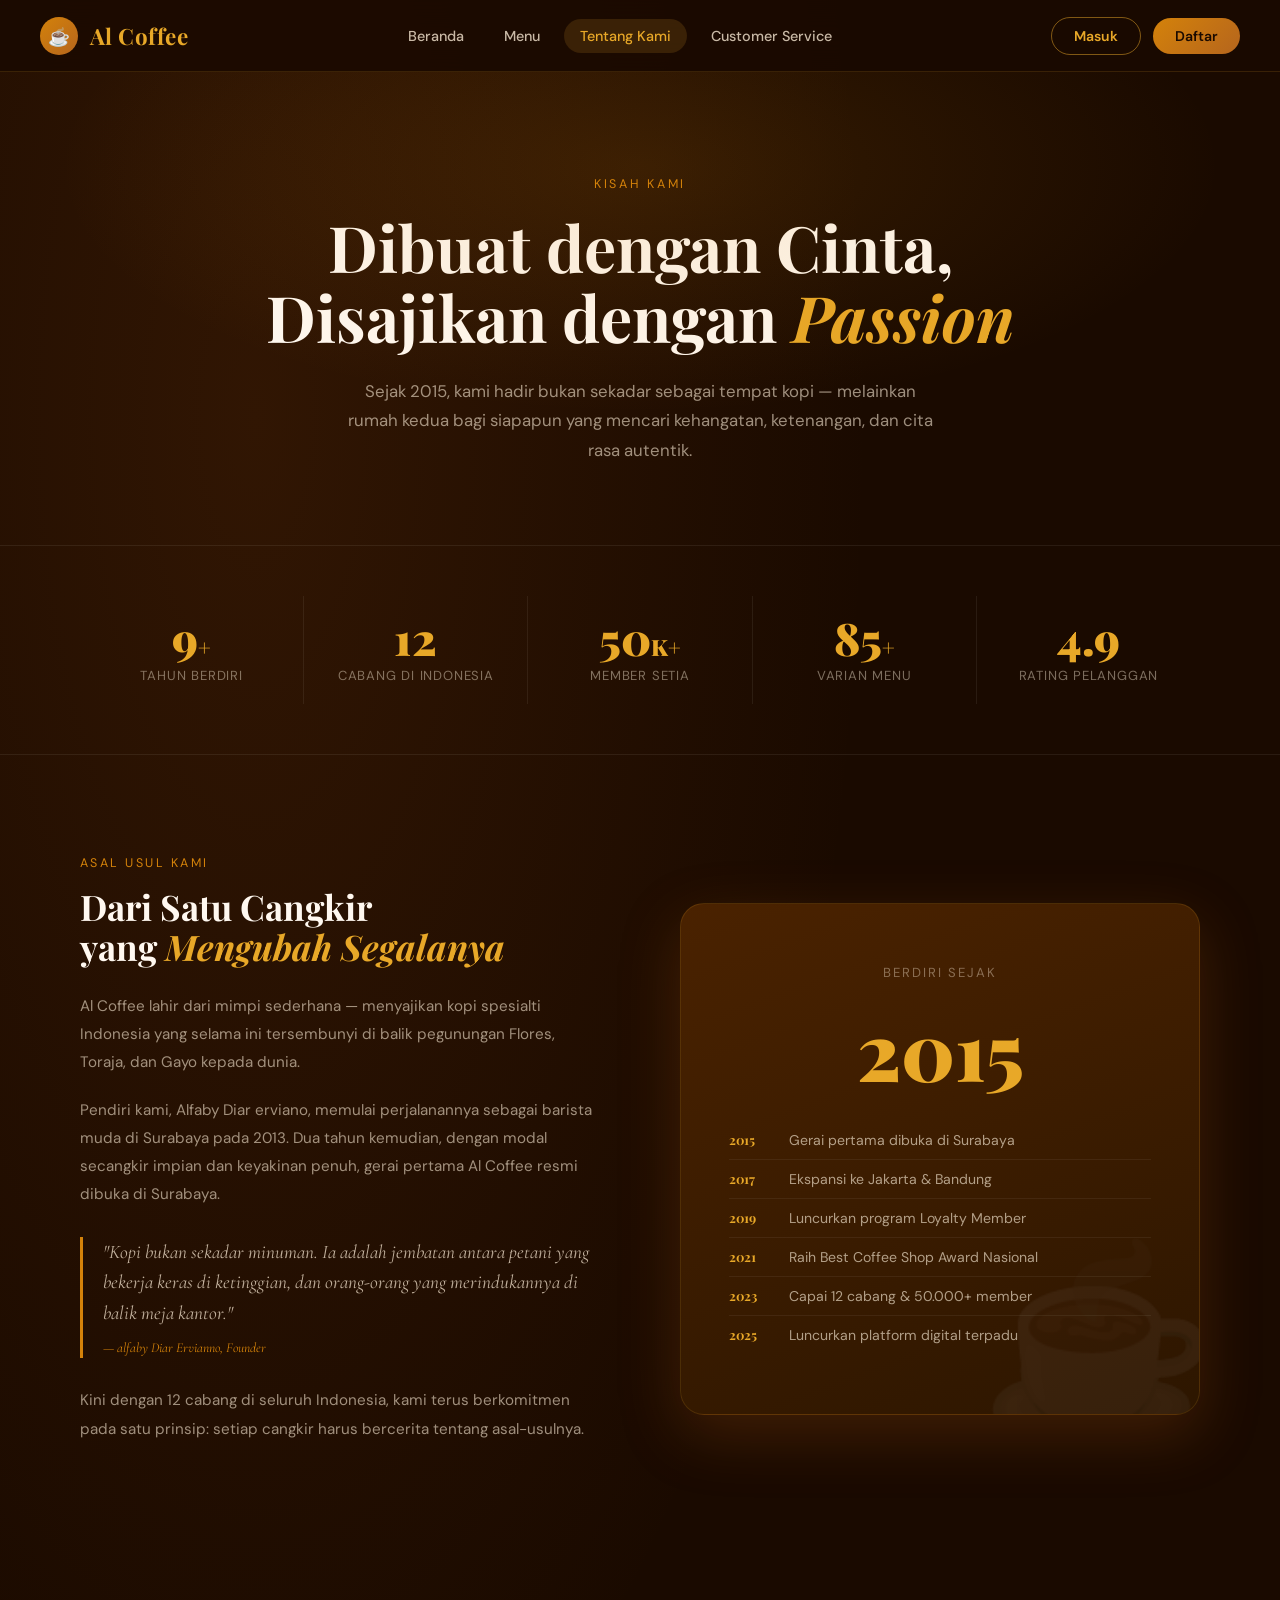
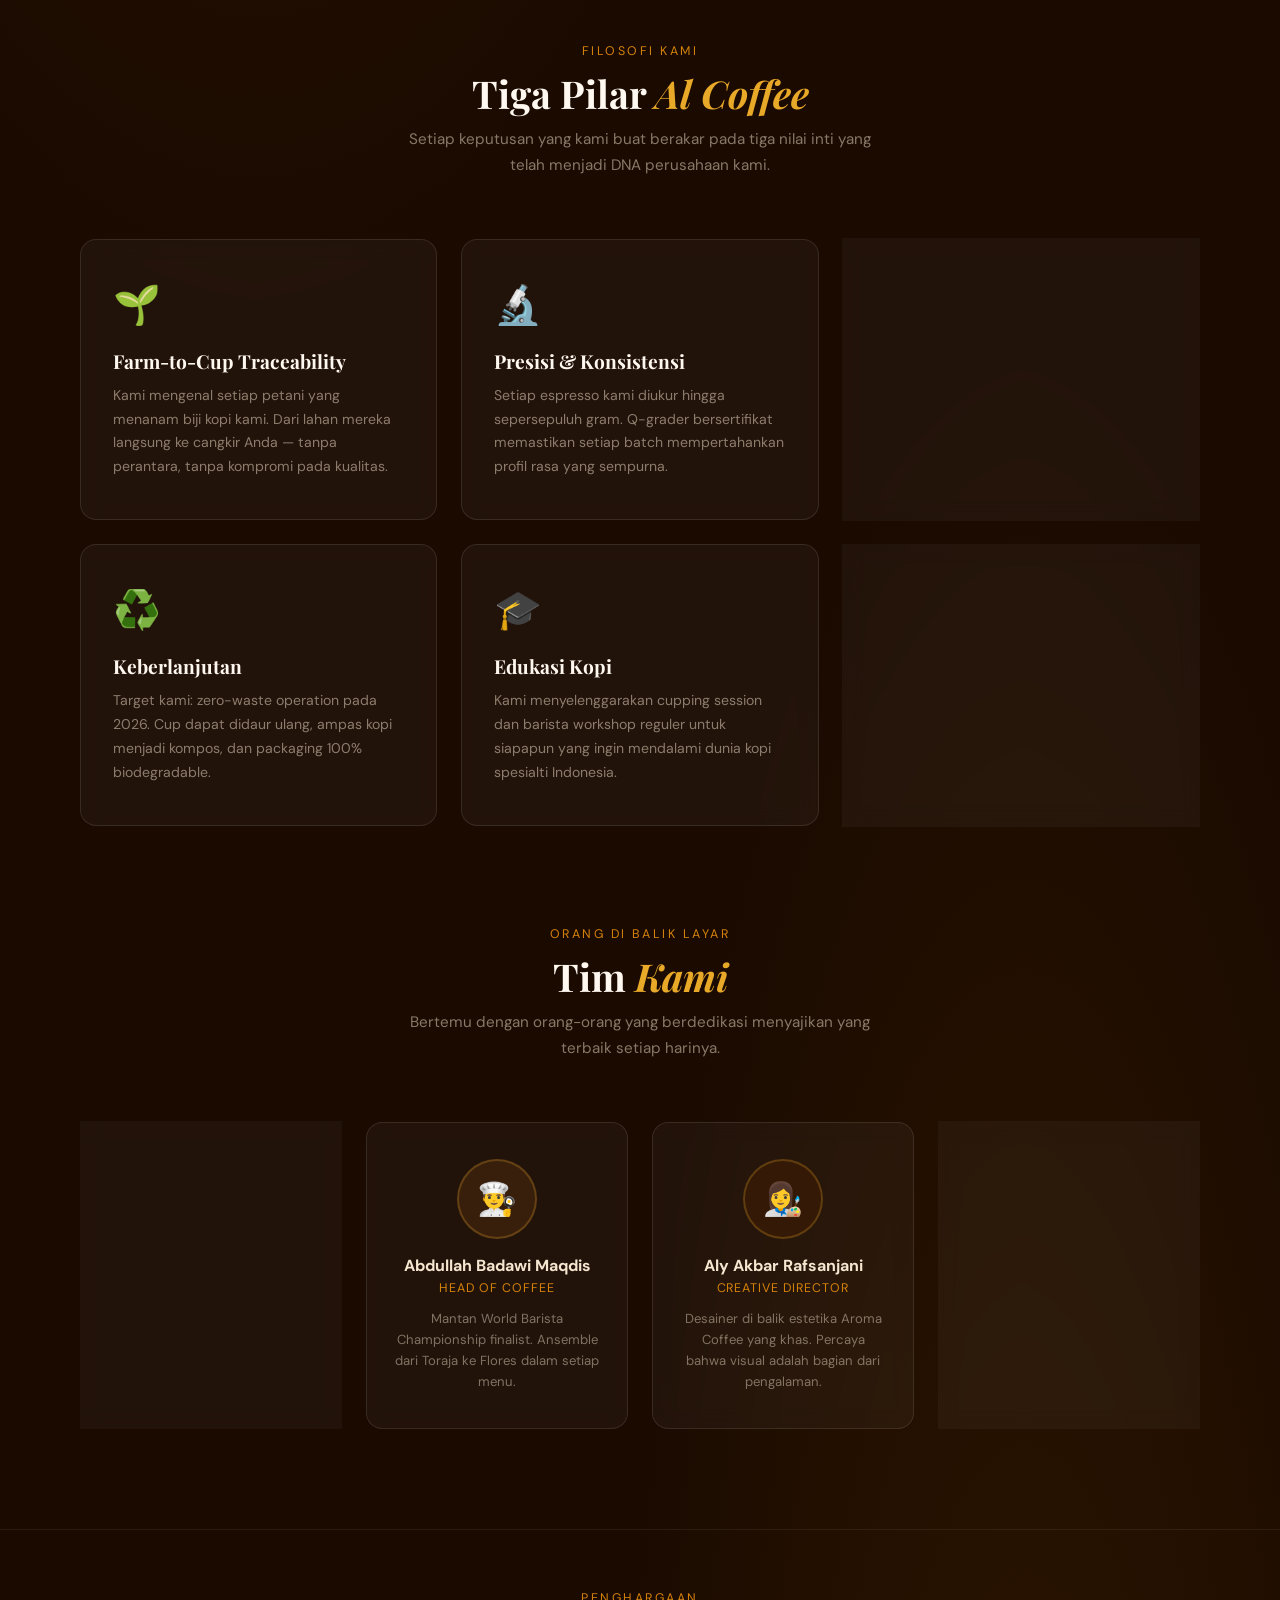
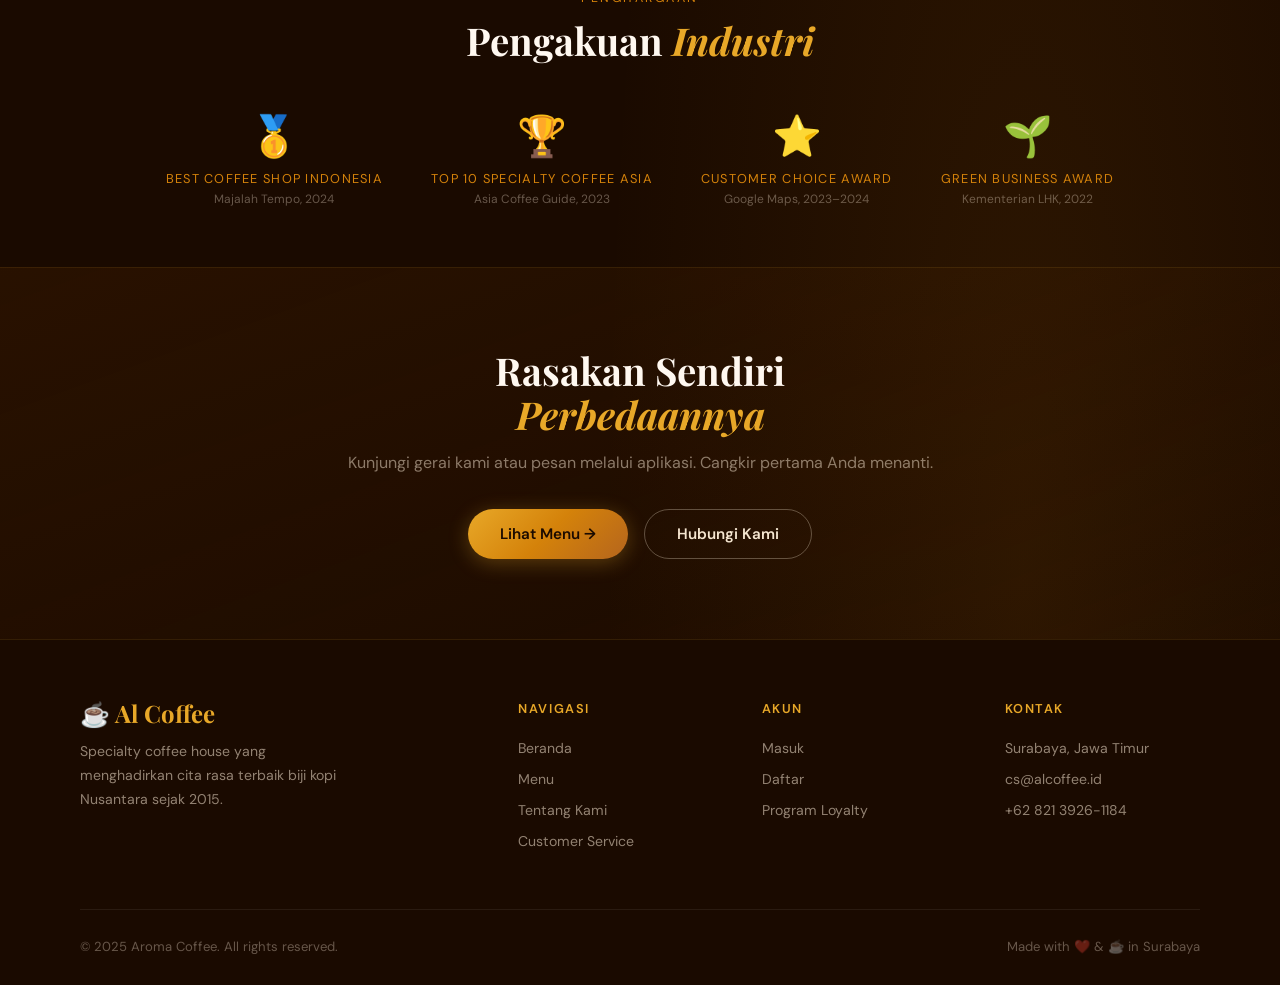
<file: tntg.html>
<!DOCTYPE html>
<html lang="id">
<head>
  <meta charset="UTF-8"/>
  <meta name="viewport" content="width=device-width, initial-scale=1.0"/>
  <title>Tentang Kami — Al Coffee</title>
  <link rel="stylesheet" href="style.css"/>
  <style>
    body { padding-top: 72px; }

    /* HERO */
    .about-hero {
      position: relative; overflow: hidden;
      padding: 100px 80px 80px;
      text-align: center;
    }
    .about-hero::before {
      content: '';
      position: absolute; inset: 0;
      background:
        radial-gradient(ellipse 70% 80% at 50% 20%, rgba(212,130,10,0.15) 0%, transparent 65%);
    }
    .about-hero .eyebrow {
      display: inline-block;
      font-size: 0.78rem; letter-spacing: 0.22em;
      text-transform: uppercase; color: var(--honey);
      margin-bottom: 20px;
    }
    .about-hero h1 {
      font-size: clamp(2.2rem, 5vw, 4rem);
      line-height: 1.1; margin-bottom: 24px;
      color: var(--white);
    }
    .about-hero h1 em { color: var(--gold); font-style: italic; }
    .about-hero .lead {
      font-size: 1.05rem; line-height: 1.75;
      color: rgba(245,230,208,0.6);
      max-width: 600px; margin: 0 auto;
    }

    /* STATS */
    .stats-band {
      display: flex; justify-content: center; gap: 0;
      padding: 50px 80px;
      border-top: 1px solid rgba(255,248,240,0.07);
      border-bottom: 1px solid rgba(255,248,240,0.07);
    }
    .stat-item {
      flex: 1; text-align: center;
      padding: 20px 32px;
      border-right: 1px solid rgba(255,248,240,0.07);
    }
    .stat-item:last-child { border-right: none; }
    .stat-num {
      font-family: 'Playfair Display', serif;
      font-size: 2.8rem; font-weight: 900;
      color: var(--gold);
      line-height: 1;
    }
    .stat-unit { font-size: 1.4rem; }
    .stat-label {
      font-size: 0.82rem; color: rgba(245,230,208,0.45);
      letter-spacing: 0.06em; text-transform: uppercase;
      margin-top: 6px;
    }

    /* STORY */
    .story-section {
      display: grid; grid-template-columns: 1fr 1fr;
      gap: 80px; padding: 100px 80px;
      align-items: center;
    }
    .story-text .section-label {
      font-size: 0.78rem; letter-spacing: 0.2em;
      text-transform: uppercase; color: var(--honey);
      margin-bottom: 16px;
    }
    .story-text h2 { font-size: 2.2rem; margin-bottom: 24px; color: var(--white); }
    .story-text h2 em { color: var(--gold); }
    .story-text p {
      font-size: 0.95rem; line-height: 1.85;
      color: rgba(245,230,208,0.6);
      margin-bottom: 20px;
    }
    .story-text blockquote {
      border-left: 3px solid var(--honey);
      padding-left: 20px; margin: 28px 0;
      font-family: 'Cormorant Garamond', serif;
      font-style: italic; font-size: 1.2rem;
      color: rgba(245,230,208,0.75);
      line-height: 1.6;
    }

    .story-visual {
      position: relative;
    }
    .story-visual .visual-card {
      background: linear-gradient(160deg, var(--mahogany) 0%, var(--dark-roast) 100%);
      border-radius: 24px;
      padding: 60px 48px;
      text-align: center;
      border: 1px solid rgba(232,168,40,0.15);
      box-shadow: var(--shadow-warm);
      position: relative; overflow: hidden;
    }
    .story-visual .visual-card::before {
      content: '☕';
      position: absolute;
      font-size: 12rem; opacity: 0.05;
      bottom: -30px; right: -20px;
      line-height: 1;
    }
    .story-visual .year-badge {
      display: inline-block;
      font-family: 'Playfair Display', serif;
      font-size: 5rem; font-weight: 900;
      color: var(--gold); line-height: 1;
    }
    .story-visual .year-label {
      font-size: 0.82rem; letter-spacing: 0.15em;
      text-transform: uppercase;
      color: rgba(245,230,208,0.4);
      margin-bottom: 28px;
    }
    .story-visual .milestone-list { list-style: none; text-align: left; }
    .story-visual .milestone-list li {
      display: flex; align-items: center; gap: 12px;
      padding: 10px 0;
      border-bottom: 1px solid rgba(255,248,240,0.06);
      font-size: 0.88rem; color: rgba(245,230,208,0.65);
    }
    .story-visual .milestone-list li:last-child { border-bottom: none; }
    .milestone-year {
      font-family: 'Playfair Display', serif;
      color: var(--gold); font-size: 0.82rem; font-weight: 700;
      min-width: 48px;
    }

    /* VALUES */
    .values-section { padding: 80px 80px 100px; }
    .section-header { text-align: center; margin-bottom: 60px; }
    .section-header .eyebrow {
      font-size: 0.78rem; letter-spacing: 0.2em;
      text-transform: uppercase; color: var(--honey);
      margin-bottom: 12px;
    }
    .section-header h2 { font-size: 2.4rem; color: var(--white); }
    .section-header h2 em { color: var(--gold); }
    .section-header p {
      font-size: 0.95rem; color: rgba(245,230,208,0.5);
      max-width: 500px; margin: 12px auto 0; line-height: 1.7;
    }

    .values-grid {
      display: grid; grid-template-columns: repeat(3, 1fr);
      gap: 24px;
    }
    .value-card { padding: 40px 32px; }
    .value-icon { font-size: 2.4rem; margin-bottom: 20px; display: block; }
    .value-card h3 { font-size: 1.2rem; margin-bottom: 12px; color: var(--white); }
    .value-card p {
      font-size: 0.88rem; line-height: 1.7;
      color: rgba(245,230,208,0.5);
    }

    /* TEAM */
    .team-section { padding: 0 80px 100px; }
    .team-grid { display: grid; grid-template-columns: repeat(4, 1fr); gap: 24px; margin-top: 0; }
    .team-card { padding: 36px 28px; text-align: center; }
    .team-avatar {
      width: 80px; height: 80px; border-radius: 50%;
      display: flex; align-items: center; justify-content: center;
      font-size: 2rem; margin: 0 auto 16px;
      border: 2px solid rgba(232,168,40,0.25);
    }
    .team-card h4 { font-size: 1rem; font-weight: 700; color: var(--cream); margin-bottom: 4px; }
    .team-card .role {
      font-size: 0.78rem; letter-spacing: 0.08em; text-transform: uppercase;
      color: var(--honey); margin-bottom: 12px;
    }
    .team-card p { font-size: 0.82rem; color: rgba(245,230,208,0.45); line-height: 1.6; }

    /* AWARDS */
    .awards-section {
      padding: 60px 80px;
      border-top: 1px solid rgba(255,248,240,0.07);
    }
    .awards-row { display: flex; align-items: center; justify-content: center; gap: 48px; flex-wrap: wrap; }
    .award-item { text-align: center; }
    .award-item .award-icon { font-size: 2.5rem; margin-bottom: 8px; }
    .award-item .award-name {
      font-size: 0.8rem; letter-spacing: 0.1em; text-transform: uppercase;
      color: var(--honey); margin-bottom: 4px;
    }
    .award-item .award-year { font-size: 0.75rem; color: rgba(245,230,208,0.35); }

    /* CTA */
    .cta-section {
      padding: 80px;
      text-align: center;
      background: linear-gradient(160deg, rgba(74,34,0,0.3) 0%, transparent 100%);
      border-top: 1px solid rgba(232,168,40,0.12);
    }
    .cta-section h2 { font-size: 2.4rem; color: var(--white); margin-bottom: 16px; }
    .cta-section h2 em { color: var(--gold); }
    .cta-section p { color: rgba(245,230,208,0.5); margin-bottom: 36px; font-size: 1rem; }
    .cta-btns { display: flex; justify-content: center; gap: 16px; }

    @media (max-width: 900px) {
      .about-hero, .story-section, .values-section, .team-section, .awards-section, .cta-section { padding: 60px 24px; }
      .stats-band { padding: 40px 24px; flex-wrap: wrap; }
      .stat-item { min-width: 50%; border-right: none; border-bottom: 1px solid rgba(255,248,240,0.07); }
      .story-section, .values-grid, .team-grid { grid-template-columns: 1fr; }
      .cta-btns { flex-direction: column; align-items: center; }
    }
  </style>
</head>
<body class="page-bg">

<!-- NAVBAR -->
<nav class="navbar">
  <a href="index.html" class="navbar-logo">
    <div class="logo-icon">☕</div>
    Al Coffee
  </a>
  <ul class="navbar-links">
    <li><a href="index.html">Beranda</a></li>
    <li><a href="index.html#menu">Menu</a></li>
    <li><a href="tntg.html" class="active">Tentang Kami</a></li>
    <li><a href="cs.html">Customer Service</a></li>
  </ul>
  <div class="navbar-actions">
    <a href="login.html" class="btn-nav btn-outline">Masuk</a>
    <a href="regist coffe.html" class="btn-nav btn-primary">Daftar</a>
  </div>
</nav>

<!-- HERO -->
<section class="about-hero fade-up">
  <span class="eyebrow">Kisah Kami</span>
  <h1>Dibuat dengan Cinta,<br>Disajikan dengan <em>Passion</em></h1>
  <p class="lead">Sejak 2015, kami hadir bukan sekadar sebagai tempat kopi — melainkan rumah kedua bagi siapapun yang mencari kehangatan, ketenangan, dan cita rasa autentik.</p>
</section>

<!-- STATS -->
<div class="stats-band">
  <div class="stat-item fade-up">
    <div class="stat-num">9<span class="stat-unit">+</span></div>
    <div class="stat-label">Tahun Berdiri</div>
  </div>
  <div class="stat-item fade-up" style="transition-delay:0.1s">
    <div class="stat-num">12</div>
    <div class="stat-label">Cabang di Indonesia</div>
  </div>
  <div class="stat-item fade-up" style="transition-delay:0.2s">
    <div class="stat-num">50<span class="stat-unit">K+</span></div>
    <div class="stat-label">Member Setia</div>
  </div>
  <div class="stat-item fade-up" style="transition-delay:0.3s">
    <div class="stat-num">85<span class="stat-unit">+</span></div>
    <div class="stat-label">Varian Menu</div>
  </div>
  <div class="stat-item fade-up" style="transition-delay:0.4s">
    <div class="stat-num">4.9</div>
    <div class="stat-label">Rating Pelanggan</div>
  </div>
</div>

<!-- STORY -->
<section class="story-section">
  <div class="story-text fade-up">
    <div class="section-label">Asal Usul Kami</div>
    <h2>Dari Satu Cangkir<br>yang <em>Mengubah Segalanya</em></h2>
    <p>Al Coffee lahir dari mimpi sederhana — menyajikan kopi spesialti Indonesia yang selama ini tersembunyi di balik pegunungan Flores, Toraja, dan Gayo kepada dunia.</p>
    <p>Pendiri kami, Alfaby Diar erviano, memulai perjalanannya sebagai barista muda di Surabaya pada 2013. Dua tahun kemudian, dengan modal secangkir impian dan keyakinan penuh, gerai pertama Al Coffee resmi dibuka di Surabaya.</p>
    <blockquote>
      "Kopi bukan sekadar minuman. Ia adalah jembatan antara petani yang bekerja keras di ketinggian, dan orang-orang yang merindukannya di balik meja kantor."
      <br><span style="font-size:0.85rem;color:var(--honey);margin-top:8px;display:block">— alfaby Diar Ervianno, Founder</span>
    </blockquote>
    <p>Kini dengan 12 cabang di seluruh Indonesia, kami terus berkomitmen pada satu prinsip: setiap cangkir harus bercerita tentang asal-usulnya.</p>
  </div>
  <div class="story-visual fade-up" style="transition-delay:0.2s">
    <div class="visual-card">
      <div class="year-label">Berdiri Sejak</div>
      <div class="year-badge">2015</div>
      <ul class="milestone-list" style="margin-top:32px">
        <li><span class="milestone-year">2015</span>Gerai pertama dibuka di Surabaya</li>
        <li><span class="milestone-year">2017</span>Ekspansi ke Jakarta & Bandung</li>
        <li><span class="milestone-year">2019</span>Luncurkan program Loyalty Member</li>
        <li><span class="milestone-year">2021</span>Raih Best Coffee Shop Award Nasional</li>
        <li><span class="milestone-year">2023</span>Capai 12 cabang & 50.000+ member</li>
        <li><span class="milestone-year">2025</span>Luncurkan platform digital terpadu</li>
      </ul>
    </div>
  </div>
</section>

<!-- VALUES -->
<section class="values-section">
  <div class="section-header fade-up">
    <div class="eyebrow">Filosofi Kami</div>
    <h2>Tiga Pilar <em>Al Coffee</em></h2>
    <p>Setiap keputusan yang kami buat berakar pada tiga nilai inti yang telah menjadi DNA perusahaan kami.</p>
  </div>
  <div class="values-grid">
    <div class="value-card card fade-up">
      <span class="value-icon">🌱</span>
      <h3>Farm-to-Cup Traceability</h3>
      <p>Kami mengenal setiap petani yang menanam biji kopi kami. Dari lahan mereka langsung ke cangkir Anda — tanpa perantara, tanpa kompromi pada kualitas.</p>
    </div>
    <div class="value-card card fade-up" style="transition-delay:0.1s">
      <span class="value-icon">🔬</span>
      <h3>Presisi & Konsistensi</h3>
      <p>Setiap espresso kami diukur hingga sepersepuluh gram. Q-grader bersertifikat memastikan setiap batch mempertahankan profil rasa yang sempurna.</p>
    </div>
    <div class="value-card card fade-up" style="transition-delay:0.2s">
      <span class="value-icon">🤝</span>
      <h3>Community First</h3>
      <p>Dari ruang kerja bersama hingga event komunitas rutin — kami percaya kafe yang baik tidak hanya menjual kopi, tetapi membangun koneksi antar manusia.</p>
    </div>
    <div class="value-card card fade-up" style="transition-delay:0.3s">
      <span class="value-icon">♻️</span>
      <h3>Keberlanjutan</h3>
      <p>Target kami: zero-waste operation pada 2026. Cup dapat didaur ulang, ampas kopi menjadi kompos, dan packaging 100% biodegradable.</p>
    </div>
    <div class="value-card card fade-up" style="transition-delay:0.4s">
      <span class="value-icon">🎓</span>
      <h3>Edukasi Kopi</h3>
      <p>Kami menyelenggarakan cupping session dan barista workshop reguler untuk siapapun yang ingin mendalami dunia kopi spesialti Indonesia.</p>
    </div>
    <div class="value-card card fade-up" style="transition-delay:0.5s">
      <span class="value-icon">💫</span>
      <h3>Pengalaman Personal</h3>
      <p>Barista kami dilatih mengingat preferensi pelanggan setia. Karena kopi terbaik adalah yang dibuat khusus untuk Anda.</p>
    </div>
  </div>
</section>

<!-- TEAM -->
<section class="team-section">
  <div class="section-header fade-up">
    <div class="eyebrow">Orang di Balik Layar</div>
    <h2>Tim <em>Kami</em></h2>
    <p>Bertemu dengan orang-orang yang berdedikasi menyajikan yang terbaik setiap harinya.</p>
  </div>
  <div class="team-grid" style="margin-top:48px">
    <div class="team-card card fade-up">
      <div class="team-avatar" style="background:rgba(212,130,10,0.15)">👩‍💼</div>
      <h4>Alfaby Diar Erviano</h4>
      <div class="role">CEO & Founder</div>
      <p>Visioner di balik Aroma Coffee. Memiliki Q-grader Level 2 dan 10+ tahun pengalaman industri kopi.</p>
    </div>
    <div class="team-card card fade-up" style="transition-delay:0.1s">
      <div class="team-avatar" style="background:rgba(181,101,29,0.15)">👨‍🍳</div>
      <h4>Abdullah Badawi Maqdis</h4>
      <div class="role">Head of Coffee</div>
      <p>Mantan World Barista Championship finalist. Ansemble dari Toraja ke Flores dalam setiap menu.</p>
    </div>
    <div class="team-card card fade-up" style="transition-delay:0.2s">
      <div class="team-avatar" style="background:rgba(74,34,0,0.4)">👩‍🎨</div>
      <h4>Aly Akbar Rafsanjani</h4>
      <div class="role">Creative Director</div>
      <p>Desainer di balik estetika Aroma Coffee yang khas. Percaya bahwa visual adalah bagian dari pengalaman.</p>
    </div>
    <div class="team-card card fade-up" style="transition-delay:0.3s">
      <div class="team-avatar" style="background:rgba(26,10,0,0.6)">👨‍💻</div>
      <h4>Grace Natalie</h4>
      <div class="role">Head of Operations</div>
      <p>Mastermind operasional 12 cabang. Memastikan konsistensi standar di setiap gerai Aroma Coffee.</p>
    </div>
  </div>
</section>

<!-- AWARDS -->
<section class="awards-section fade-up">
  <div class="section-header" style="margin-bottom:48px">
    <div class="eyebrow">Penghargaan</div>
    <h2>Pengakuan <em>Industri</em></h2>
  </div>
  <div class="awards-row">
    <div class="award-item">
      <div class="award-icon">🥇</div>
      <div class="award-name">Best Coffee Shop Indonesia</div>
      <div class="award-year">Majalah Tempo, 2024</div>
    </div>
    <div class="award-item">
      <div class="award-icon">🏆</div>
      <div class="award-name">Top 10 Specialty Coffee Asia</div>
      <div class="award-year">Asia Coffee Guide, 2023</div>
    </div>
    <div class="award-item">
      <div class="award-icon">⭐</div>
      <div class="award-name">Customer Choice Award</div>
      <div class="award-year">Google Maps, 2023–2024</div>
    </div>
    <div class="award-item">
      <div class="award-icon">🌱</div>
      <div class="award-name">Green Business Award</div>
      <div class="award-year">Kementerian LHK, 2022</div>
    </div>
  </div>
</section>

<!-- CTA -->
<section class="cta-section fade-up">
  <h2>Rasakan Sendiri<br><em>Perbedaannya</em></h2>
  <p>Kunjungi gerai kami atau pesan melalui aplikasi. Cangkir pertama Anda menanti.</p>
  <div class="cta-btns">
    <a href="index.html" class="btn btn-gold">Lihat Menu →</a>
    <a href="cs.html" class="btn btn-ghost">Hubungi Kami</a>
  </div>
</section>

<!-- FOOTER -->
<footer>
  <div class="footer-grid">
    <div class="footer-brand">
      <h3>☕ Al Coffee</h3>
      <p>Specialty coffee house yang menghadirkan cita rasa terbaik biji kopi Nusantara sejak 2015.</p>
    </div>
    <div class="footer-col">
      <h4>Navigasi</h4>
      <ul>
        <li><a href="index.html">Beranda</a></li>
        <li><a href="index.html#menu">Menu</a></li>
        <li><a href="tntg.html">Tentang Kami</a></li>
        <li><a href="cs.html">Customer Service</a></li>
      </ul>
    </div>
    <div class="footer-col">
      <h4>Akun</h4>
      <ul>
        <li><a href="login.html">Masuk</a></li>
        <li><a href="regist coffe.html">Daftar</a></li>
        <li><a href="#">Program Loyalty</a></li>
      </ul>
    </div>
    <div class="footer-col">
      <h4>Kontak</h4>
      <ul>
        <li><a href="#">Surabaya, Jawa Timur</a></li>
        <li><a href="#">cs@alcoffee.id</a></li>
        <li><a href="#">+62 821 3926-1184</a></li>
      </ul>
    </div>
  </div>
  <div class="footer-bottom">
    <span>© 2025 Aroma Coffee. All rights reserved.</span>
    <span>Made with ❤️ & ☕ in Surabaya</span>
  </div>
</footer>

<script>
  const observer = new IntersectionObserver((entries) => {
    entries.forEach(el => {
      if (el.isIntersecting) el.target.classList.add('visible');
    });
  }, { threshold: 0.1 });
  document.querySelectorAll('.fade-up').forEach(el => observer.observe(el));
</script>
</body>
</html>
</file>
<file: style.css>
/* =============================================
   AROMA COFFEE - Global Stylesheet
   ============================================= */

@import url('https://fonts.googleapis.com/css2?family=Playfair+Display:ital,wght@0,400;0,700;0,900;1,400;1,700&family=DM+Sans:wght@300;400;500;600&family=Cormorant+Garamond:ital,wght@0,300;0,600;1,300&display=swap');

:root {
  --espresso: #1a0a00;
  --dark-roast: #2d1600;
  --mahogany: #4a2200;
  --caramel: #b5651d;
  --honey: #d4820a;
  --gold: #e8a828;
  --cream: #f5e6d0;
  --latte: #f0d4b0;
  --milk: #faf4ec;
  --white: #fff8f0;
  --smoke: rgba(255,248,240,0.08);
  --glass: rgba(26,10,0,0.6);
  --shadow-warm: 0 20px 60px rgba(180,90,20,0.25);
  --shadow-deep: 0 40px 100px rgba(0,0,0,0.5);
  --radius: 16px;
  --radius-sm: 8px;
  --radius-pill: 100px;
  --transition: all 0.35s cubic-bezier(0.4, 0, 0.2, 1);
}

*, *::before, *::after {
  margin: 0; padding: 0;
  box-sizing: border-box;
}

html { scroll-behavior: smooth; }

body {
  font-family: 'DM Sans', sans-serif;
  background: var(--espresso);
  color: var(--cream);
  min-height: 100vh;
  overflow-x: hidden;
}

/* ---- TYPOGRAPHY ---- */
h1, h2, h3 { font-family: 'Playfair Display', serif; line-height: 1.15; }
.serif-italic { font-family: 'Cormorant Garamond', serif; font-style: italic; }

/* ---- BACKGROUND TEXTURE ---- */
.page-bg {
  background:
    radial-gradient(ellipse 80% 60% at 20% 10%, rgba(180,90,20,0.15) 0%, transparent 60%),
    radial-gradient(ellipse 60% 80% at 80% 90%, rgba(212,130,10,0.1) 0%, transparent 55%),
    var(--espresso);
  min-height: 100vh;
}

/* ---- NAVBAR ---- */
.navbar {
  position: fixed; top: 0; left: 0; right: 0;
  z-index: 1000;
  display: flex; align-items: center; justify-content: space-between;
  padding: 0 40px;
  height: 72px;
  background: rgba(26,10,0,0.85);
  backdrop-filter: blur(20px);
  border-bottom: 1px solid rgba(232,168,40,0.15);
}

.navbar-logo {
  display: flex; align-items: center; gap: 12px;
  text-decoration: none;
  font-family: 'Playfair Display', serif;
  font-size: 1.4rem;
  font-weight: 700;
  color: var(--gold);
  letter-spacing: 0.02em;
}

.navbar-logo .logo-icon {
  width: 38px; height: 38px;
  background: linear-gradient(135deg, var(--honey), var(--caramel));
  border-radius: 50%;
  display: flex; align-items: center; justify-content: center;
  font-size: 1.1rem;
}

.navbar-links {
  display: flex; align-items: center; gap: 8px;
  list-style: none;
}

.navbar-links a {
  text-decoration: none;
  color: var(--cream);
  font-size: 0.9rem;
  font-weight: 500;
  padding: 8px 16px;
  border-radius: var(--radius-pill);
  transition: var(--transition);
  opacity: 0.8;
}

.navbar-links a:hover,
.navbar-links a.active {
  background: rgba(232,168,40,0.15);
  color: var(--gold);
  opacity: 1;
}

.navbar-actions { display: flex; align-items: center; gap: 12px; }

.btn-nav {
  padding: 9px 22px;
  border-radius: var(--radius-pill);
  font-size: 0.88rem;
  font-weight: 600;
  cursor: pointer;
  transition: var(--transition);
  text-decoration: none;
  border: none;
  font-family: 'DM Sans', sans-serif;
}

.btn-outline {
  background: transparent;
  border: 1.5px solid rgba(232,168,40,0.5);
  color: var(--gold);
}
.btn-outline:hover { background: rgba(232,168,40,0.12); border-color: var(--gold); }

.btn-primary {
  background: linear-gradient(135deg, var(--honey) 0%, var(--caramel) 100%);
  color: var(--espresso);
  border: none;
}
.btn-primary:hover {
  transform: translateY(-1px);
  box-shadow: 0 8px 24px rgba(212,130,10,0.4);
}

/* ---- CARDS ---- */
.card {
  background: rgba(255,248,240,0.04);
  border: 1px solid rgba(255,248,240,0.1);
  border-radius: var(--radius);
  backdrop-filter: blur(10px);
  transition: var(--transition);
}
.card:hover {
  background: rgba(255,248,240,0.07);
  border-color: rgba(232,168,40,0.3);
  transform: translateY(-4px);
  box-shadow: var(--shadow-warm);
}

/* ---- FORM ELEMENTS ---- */
.form-group { margin-bottom: 20px; }

.form-label {
  display: block;
  font-size: 0.82rem;
  font-weight: 600;
  letter-spacing: 0.08em;
  text-transform: uppercase;
  color: var(--gold);
  margin-bottom: 8px;
}

.form-input {
  width: 100%;
  padding: 14px 18px;
  background: rgba(255,248,240,0.05);
  border: 1.5px solid rgba(255,248,240,0.12);
  border-radius: var(--radius-sm);
  color: var(--cream);
  font-family: 'DM Sans', sans-serif;
  font-size: 0.95rem;
  transition: var(--transition);
  outline: none;
}
.form-input::placeholder { color: rgba(245,230,208,0.35); }
.form-input:focus {
  border-color: var(--honey);
  background: rgba(255,248,240,0.08);
  box-shadow: 0 0 0 3px rgba(212,130,10,0.15);
}

.form-input option { background: var(--dark-roast); color: var(--cream); }

/* ---- BUTTONS ---- */
.btn {
  display: inline-flex; align-items: center; justify-content: center; gap: 8px;
  padding: 14px 32px;
  border-radius: var(--radius-pill);
  font-family: 'DM Sans', sans-serif;
  font-size: 0.95rem;
  font-weight: 600;
  cursor: pointer;
  transition: var(--transition);
  border: none;
  text-decoration: none;
}

.btn-gold {
  background: linear-gradient(135deg, var(--gold) 0%, var(--honey) 50%, var(--caramel) 100%);
  color: var(--espresso);
  box-shadow: 0 4px 20px rgba(232,168,40,0.3);
}
.btn-gold:hover {
  transform: translateY(-2px);
  box-shadow: 0 8px 32px rgba(232,168,40,0.5);
}

.btn-ghost {
  background: transparent;
  border: 1.5px solid rgba(245,230,208,0.3);
  color: var(--cream);
}
.btn-ghost:hover {
  border-color: var(--gold);
  color: var(--gold);
  background: rgba(232,168,40,0.08);
}

/* ---- BADGE ---- */
.badge {
  display: inline-block;
  padding: 4px 14px;
  border-radius: var(--radius-pill);
  font-size: 0.75rem;
  font-weight: 600;
  letter-spacing: 0.1em;
  text-transform: uppercase;
}
.badge-gold {
  background: rgba(232,168,40,0.15);
  color: var(--gold);
  border: 1px solid rgba(232,168,40,0.3);
}

/* ---- DIVIDER ---- */
.divider {
  display: flex; align-items: center; gap: 16px;
  margin: 24px 0;
  color: rgba(245,230,208,0.3);
  font-size: 0.82rem;
}
.divider::before, .divider::after {
  content: '';
  flex: 1;
  height: 1px;
  background: rgba(245,230,208,0.12);
}

/* ---- FOOTER ---- */
footer {
  background: var(--espresso);
  border-top: 1px solid rgba(232,168,40,0.12);
  padding: 60px 80px 30px;
}

.footer-grid {
  display: grid;
  grid-template-columns: 2fr 1fr 1fr 1fr;
  gap: 48px;
  margin-bottom: 48px;
}

.footer-brand h3 {
  font-size: 1.5rem;
  color: var(--gold);
  margin-bottom: 12px;
}
.footer-brand p {
  font-size: 0.88rem;
  line-height: 1.7;
  color: rgba(245,230,208,0.55);
  max-width: 280px;
}

.footer-col h4 {
  font-size: 0.8rem;
  font-weight: 600;
  letter-spacing: 0.12em;
  text-transform: uppercase;
  color: var(--gold);
  margin-bottom: 20px;
}
.footer-col ul { list-style: none; }
.footer-col ul li { margin-bottom: 10px; }
.footer-col ul li a {
  text-decoration: none;
  color: rgba(245,230,208,0.55);
  font-size: 0.88rem;
  transition: var(--transition);
}
.footer-col ul li a:hover { color: var(--cream); }

.footer-bottom {
  padding-top: 28px;
  border-top: 1px solid rgba(255,248,240,0.07);
  display: flex; justify-content: space-between; align-items: center;
  font-size: 0.82rem;
  color: rgba(245,230,208,0.35);
}

/* ---- SCROLL ANIMATION ---- */
.fade-up {
  opacity: 0;
  transform: translateY(30px);
  transition: opacity 0.7s ease, transform 0.7s ease;
}
.fade-up.visible {
  opacity: 1;
  transform: translateY(0);
}

/* ---- TOAST ---- */
.toast {
  position: fixed; bottom: 30px; right: 30px;
  background: var(--dark-roast);
  border: 1px solid rgba(232,168,40,0.4);
  border-radius: var(--radius);
  padding: 16px 24px;
  color: var(--cream);
  font-size: 0.9rem;
  box-shadow: var(--shadow-warm);
  z-index: 9999;
  transform: translateY(80px);
  opacity: 0;
  transition: var(--transition);
}
.toast.show { transform: translateY(0); opacity: 1; }

/* ---- RESPONSIVE ---- */
@media (max-width: 768px) {
  .navbar { padding: 0 20px; }
  .navbar-links { display: none; }
  footer { padding: 40px 24px 20px; }
  .footer-grid { grid-template-columns: 1fr; gap: 32px; }
}

/* ---- SCROLLBAR ---- */
::-webkit-scrollbar { width: 6px; }
::-webkit-scrollbar-track { background: var(--espresso); }
::-webkit-scrollbar-thumb { background: var(--caramel); border-radius: 3px; }
::-webkit-scrollbar-thumb:hover { background: var(--honey); }
</file>
